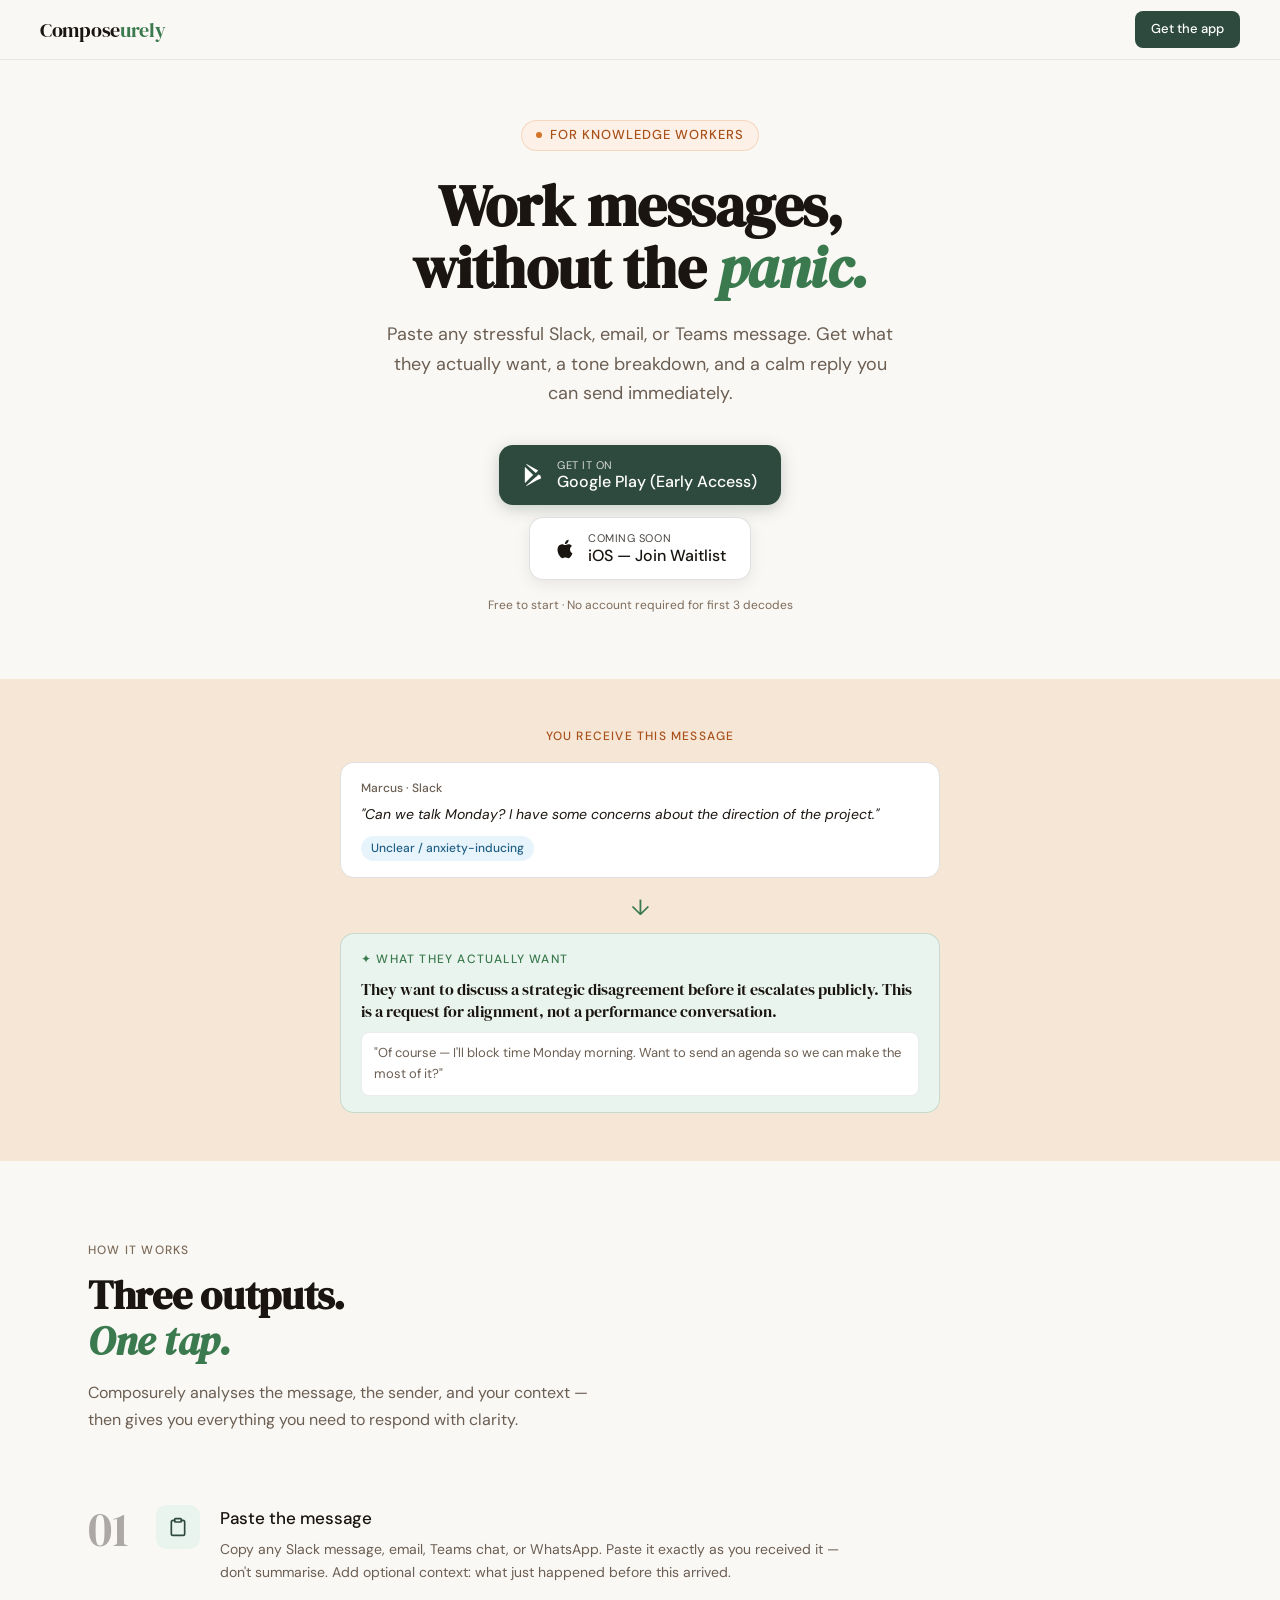
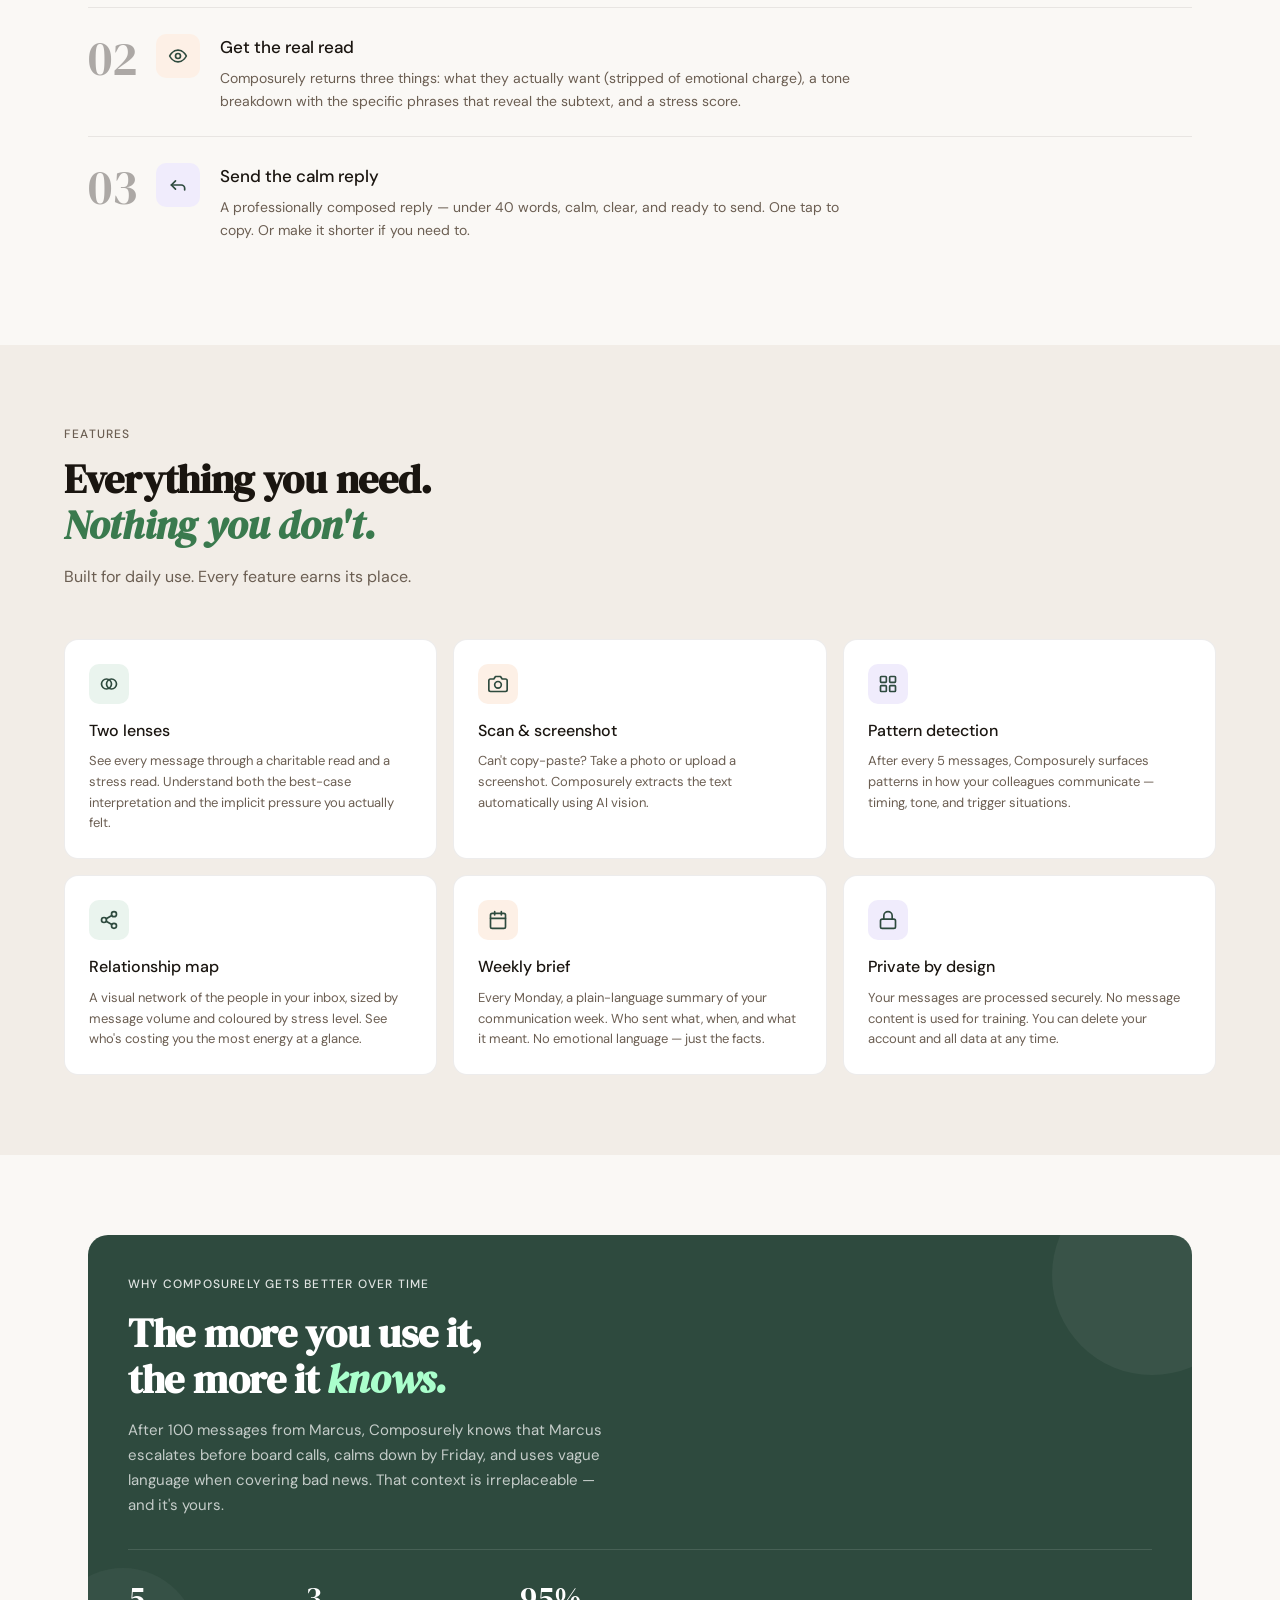
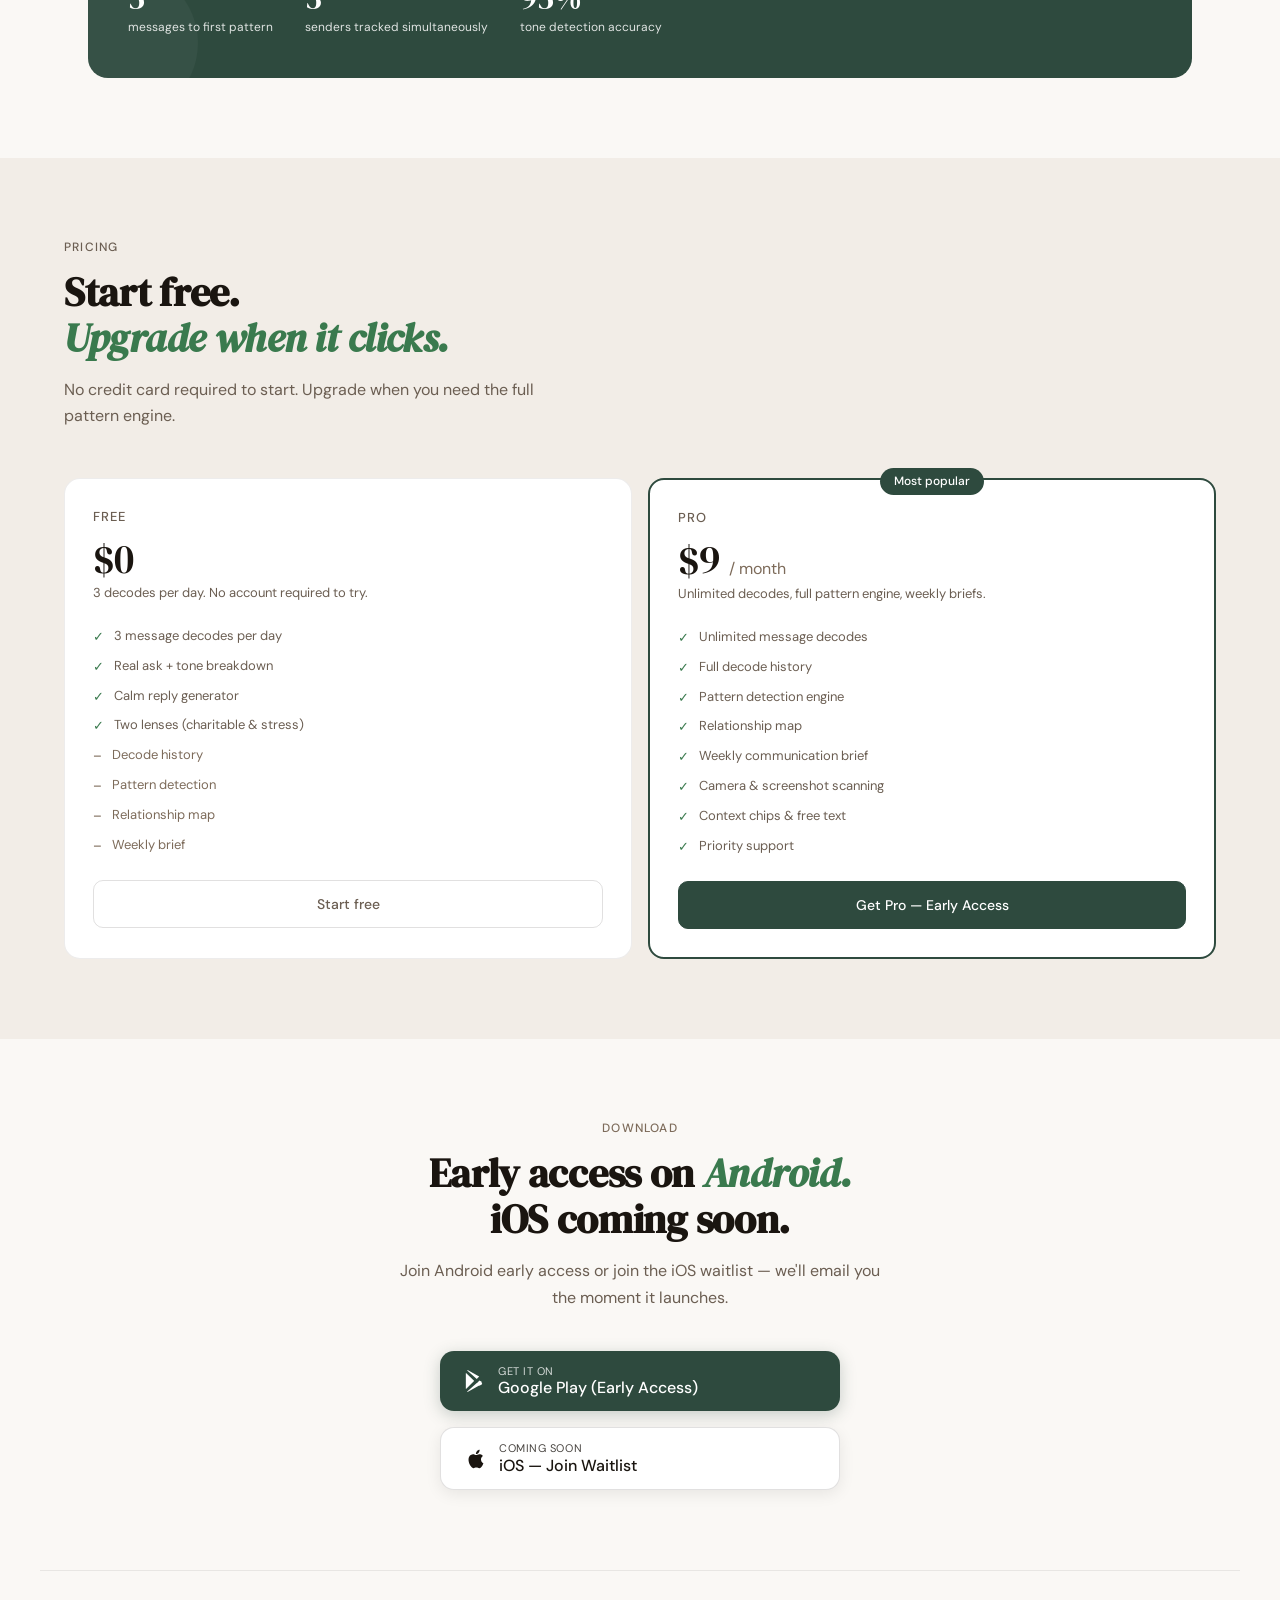
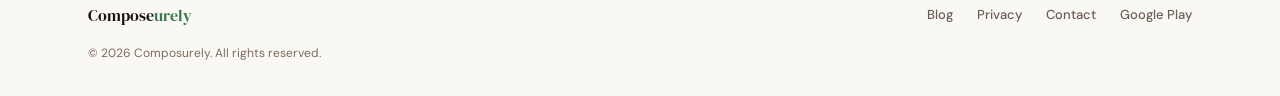
<file: index.html>
<!--
  COMPOSURELY MARKETING SITE
  ===========================
  This is a static marketing site only. It has NO backend.

  STRICT RULE: This file must never make fetch() calls to:
  - composurely.com/api/*
  - Any Supabase URL (*.supabase.co)
  - Any Composurely edge function

  The ONLY permitted external fetch calls are:
  - Formspree (https://formspree.io/f/*) — iOS waitlist form only

  All app functionality lives at composurely.com (separate codebase).
  Do not add any Supabase client, auth logic, or API calls here.
-->
<!DOCTYPE html>
<html lang="en">
<head>
  <meta charset="UTF-8">
  <meta name="google-site-verification" content="QUVlUPAJfCsAFEJ4nS4gOjNUaAsiOnM76LLzt_57NY8">
  <meta name="viewport" content="width=device-width, initial-scale=1.0">
  <title>Composurely — Decode stressful work messages. Respond with calm clarity.</title>
  <meta name="description" content="Paste any stressful Slack or email. Get what they actually want, a tone breakdown, and a calm reply to send. Patterns build over time. Coming to Android.">
  <meta name="keywords" content="decode work messages, stressful manager emails, workplace communication app, passive aggressive messages, calm reply generator">
  <meta property="og:title" content="Composurely — Decode stressful work messages">
  <meta property="og:description" content="Paste any stressful Slack or email. Get what they actually want — and a calm reply to send.">
  <meta property="og:type" content="website">
  <meta property="og:url" content="https://www.composurely.com">
  <meta property="og:image" content="https://www.composurely.com/images/og-image.png">
  <meta name="twitter:card" content="summary_large_image">
  <meta name="twitter:image" content="https://www.composurely.com/images/og-image.png">
  <meta name="twitter:title" content="Composurely — Decode stressful work messages">
  <meta name="twitter:description" content="Paste any stressful Slack or email. Get what they actually want — and a calm reply to send.">
  <meta name="robots" content="index, follow">
  <link rel="canonical" href="https://www.composurely.com">

  <!-- Favicon -->
  <link rel="icon" href="/images/favicon.png" type="image/png">
  <link rel="apple-touch-icon" href="/images/favicon.png">

  <!-- Fonts loaded non-blocking (critical CSS is inlined below) -->
  <link rel="preconnect" href="https://fonts.googleapis.com">
  <link rel="preconnect" href="https://fonts.gstatic.com" crossorigin>
  <link rel="preload" as="style" href="https://fonts.googleapis.com/css2?family=DM+Serif+Display:ital@0;1&family=DM+Sans:wght@300;400;500&display=swap">
  <link rel="stylesheet" href="https://fonts.googleapis.com/css2?family=DM+Serif+Display:ital@0;1&family=DM+Sans:wght@300;400;500&display=swap" media="print" onload="this.media='all'">
  <noscript><link rel="stylesheet" href="https://fonts.googleapis.com/css2?family=DM+Serif+Display:ital@0;1&family=DM+Sans:wght@300;400;500&display=swap"></noscript>

  <!-- Structured data: SoftwareApplication -->
  <script type="application/ld+json">
  {
    "@context": "https://schema.org",
    "@type": "SoftwareApplication",
    "name": "Composurely",
    "applicationCategory": "BusinessApplication",
    "operatingSystem": "Android",
    "description": "Paste any stressful Slack, email, or Teams message. Composurely tells you what the sender actually wants, breaks down the tone, and writes a calm reply you can send. Patterns build over time.",
    "url": "https://www.composurely.com",
    "downloadUrl": "https://play.google.com/store/apps/details?id=com.composurely.app",
    "installUrl": "https://play.google.com/store/apps/details?id=com.composurely.app",
    "softwareVersion": "1.0",
    "publisher": {
      "@type": "Organization",
      "name": "Composurely",
      "url": "https://www.composurely.com"
    },
    "offers": [
      {
        "@type": "Offer",
        "name": "Free",
        "price": "0",
        "priceCurrency": "USD",
        "description": "3 message decodes per day."
      },
      {
        "@type": "Offer",
        "name": "Pro",
        "price": "9",
        "priceCurrency": "USD",
        "description": "Unlimited decodes, full pattern engine, and weekly briefs.",
        "priceSpecification": {
          "@type": "UnitPriceSpecification",
          "price": "9",
          "priceCurrency": "USD",
          "billingDuration": "P1M"
        }
      }
    ]
  }
  </script>

  <style>
    *, *::before, *::after { box-sizing: border-box; margin: 0; padding: 0; }

    :root {
      --bg: #faf8f5;
      --bg2: #f2ede7;
      --card: #ffffff;
      --ink: #1a1510;
      --ink-muted: #6b5e52;
      --ink-faint: #7d6b5a; /* darkened from #a0907f to meet WCAG AA (4.5:1) */
      --green: #2E4A3E;
      --green-light: #3a7a4e;
      --green-bg: #eaf4ee;
      --orange: #d4732a;       /* brand accent — backgrounds, dots, borders */
      --orange-text: #a8501a;  /* AA-compliant variant for orange text on light bg */
      --orange-bg: #fdf0e6;
      --peach: #f5e6d6;
      --border: rgba(26,21,16,0.08);
      --border-em: rgba(26,21,16,0.13);
    }

    html { scroll-behavior: smooth; }

    /* Visible keyboard focus for accessibility */
    a:focus-visible,
    button:focus-visible,
    input:focus-visible,
    [tabindex]:focus-visible {
      outline: 2px solid var(--green-light);
      outline-offset: 2px;
      border-radius: 6px;
    }

    body {
      font-family: 'DM Sans', sans-serif;
      background: var(--bg);
      color: var(--ink);
      line-height: 1.6;
      -webkit-font-smoothing: antialiased;
    }

    /* NAV — scoped to the primary nav (direct child of body) so the
       footer's <nav class="footer-links"> isn't also pinned to the top */
    body > nav {
      position: fixed;
      top: 0; left: 0; right: 0;
      z-index: 100;
      background: rgba(250,248,245,0.92);
      backdrop-filter: blur(12px);
      -webkit-backdrop-filter: blur(12px);
      border-bottom: 1px solid var(--border);
      /* Full-bleed backdrop, but content stays within a 1200px centred band on wide screens */
      padding: 0 max(24px, calc((100% - 1200px) / 2));
      height: 60px;
      display: flex;
      align-items: center;
      justify-content: space-between;
    }

    .nav-logo {
      font-family: 'DM Serif Display', serif;
      font-size: 20px;
      color: var(--ink);
      text-decoration: none;
      letter-spacing: -0.3px;
    }

    .nav-logo span { color: var(--green-light); }

    .nav-cta {
      background: var(--green);
      color: white;
      border: none;
      border-radius: 8px;
      padding: 8px 16px;
      font-family: 'DM Sans', sans-serif;
      font-size: 13px;
      font-weight: 500;
      cursor: pointer;
      text-decoration: none;
      transition: background 0.2s;
    }

    .nav-cta:hover { background: var(--green-light); }

    /* HERO */
    .hero {
      padding: 120px 24px 64px;
      max-width: min(1200px, 90vw);
      margin: 0 auto;
      text-align: center;
    }

    .hero-eyebrow {
      display: inline-flex;
      align-items: center;
      gap: 8px;
      background: var(--orange-bg);
      border: 1px solid rgba(212,115,42,0.2);
      border-radius: 20px;
      padding: 4px 14px;
      font-size: 13px;
      font-weight: 500;
      color: var(--orange-text);
      text-transform: uppercase;
      letter-spacing: 0.08em;
      margin-bottom: 24px;
    }

    .hero-eyebrow::before {
      content: '';
      width: 6px; height: 6px;
      border-radius: 50%;
      background: var(--orange);
    }

    h1 {
      font-family: 'DM Serif Display', serif;
      font-size: clamp(36px, 7vw, 58px);
      line-height: 1.08;
      letter-spacing: -0.5px;
      color: var(--ink);
      margin-bottom: 20px;
    }

    h1 em {
      font-style: italic;
      color: var(--green-light);
    }

    .hero-sub {
      font-size: clamp(16px, 2.5vw, 18px);
      color: var(--ink-muted);
      line-height: 1.65;
      max-width: 520px;
      margin: 0 auto 36px;
    }

    .hero-ctas {
      display: flex;
      flex-direction: column;
      align-items: center;
      gap: 12px;
      animation: fadeUp 0.6s ease both;
      animation-delay: 0.2s;
    }

    .hero-note {
      font-size: 12px;
      color: var(--ink-faint);
      margin-top: 16px;
    }

    /* MESSAGE DEMO */
    .demo-strip {
      background: var(--peach);
      padding: 48px 24px;
      overflow: hidden;
    }

    .demo-inner {
      max-width: 600px;
      margin: 0 auto;
    }

    .demo-label {
      font-size: 12px;
      font-weight: 500;
      text-transform: uppercase;
      letter-spacing: 0.1em;
      color: var(--orange-text);
      margin-bottom: 16px;
      text-align: center;
    }

    .message-bubble {
      background: white;
      border: 1px solid var(--border-em);
      border-radius: 14px;
      padding: 16px 20px;
      margin-bottom: 12px;
      position: relative;
      animation: fadeUp 0.6s ease both;
    }

    .message-bubble:nth-child(2) { animation-delay: 0.15s; }
    .message-bubble:nth-child(3) { animation-delay: 0.3s; }

    @keyframes fadeUp {
      from { opacity: 0; transform: translateY(16px); }
      to { opacity: 1; transform: translateY(0); }
    }

    .bubble-sender {
      font-size: 12px;
      font-weight: 500;
      color: var(--ink-muted);
      margin-bottom: 6px;
    }

    .bubble-text {
      font-size: 14px;
      color: var(--ink);
      line-height: 1.55;
      font-style: italic;
    }

    .bubble-tag {
      display: inline-block;
      margin-top: 10px;
      font-size: 12px;
      font-weight: 500;
      padding: 3px 10px;
      border-radius: 20px;
    }

    .tag-vague { background: #e8f4fb; color: #1f5f85; }
    .tag-pa { background: #f0ecfc; color: #6442bc; }
    .tag-urgency { background: var(--orange-bg); color: var(--orange-text); }

    .decode-arrow {
      text-align: center;
      font-size: 22px;
      color: var(--green-light);
      margin: 8px 0;
      animation: pulse 2s ease-in-out infinite;
    }

    @keyframes pulse {
      0%, 100% { opacity: 0.6; }
      50% { opacity: 1; }
    }

    .result-card {
      background: var(--green-bg);
      border: 1px solid rgba(58,122,78,0.2);
      border-radius: 14px;
      padding: 16px 20px;
      animation: fadeUp 0.6s ease 0.45s both;
    }

    .result-label {
      font-size: 12px;
      font-weight: 500;
      text-transform: uppercase;
      letter-spacing: 0.1em;
      color: var(--green-light);
      margin-bottom: 8px;
    }

    .result-ask {
      font-family: 'DM Serif Display', serif;
      font-size: 16px;
      color: var(--ink);
      line-height: 1.4;
      margin-bottom: 10px;
    }

    .result-reply {
      font-size: 13px;
      color: var(--ink-muted);
      line-height: 1.6;
      padding: 10px 12px;
      background: white;
      border-radius: 8px;
      border: 1px solid var(--border);
    }

    /* HOW IT WORKS */
    .section {
      padding: 80px 24px;
      max-width: min(1200px, 90vw);
      margin: 0 auto;
    }

    .section-label {
      font-size: 12px;
      font-weight: 500;
      text-transform: uppercase;
      letter-spacing: 0.1em;
      color: var(--ink-faint);
      margin-bottom: 12px;
    }

    /* Section labels on the darker --bg2 sections need more contrast */
    .features-bg .section-label,
    .pricing-bg .section-label { color: var(--ink-muted); }

    h2 {
      font-family: 'DM Serif Display', serif;
      font-size: clamp(28px, 5vw, 40px);
      line-height: 1.15;
      letter-spacing: -0.3px;
      color: var(--ink);
      margin-bottom: 16px;
    }

    h2 em {
      font-style: italic;
      color: var(--green-light);
    }

    .section-sub {
      font-size: 16px;
      color: var(--ink-muted);
      line-height: 1.65;
      max-width: 500px;
      margin-bottom: 48px;
    }

    .steps {
      display: flex;
      flex-direction: column;
      gap: 2px;
    }

    .step {
      display: flex;
      gap: 20px;
      align-items: flex-start;
      padding: 24px 0;
      border-bottom: 1px solid var(--border);
    }

    .step:last-child { border-bottom: none; }

    .step-num {
      font-family: 'DM Serif Display', serif;
      font-size: 48px;
      color: rgba(26,21,16,0.35);
      line-height: 1;
      flex-shrink: 0;
      width: 48px;
      transition: color 0.2s;
    }

    .step:hover .step-num { color: var(--green-light); }

    .step-icon {
      width: 44px; height: 44px;
      border-radius: 10px;
      display: flex;
      align-items: center;
      justify-content: center;
      font-size: 20px;
      flex-shrink: 0;
    }

    .step-icon svg,
    .feature-icon svg {
      width: 20px;
      height: 20px;
      color: var(--green);
    }

    .step-body h3 {
      font-size: 17px;
      font-weight: 500;
      color: var(--ink);
      margin-bottom: 6px;
    }

    .step-body p {
      font-size: 14px;
      color: var(--ink-muted);
      line-height: 1.6;
      max-width: 640px;
    }

    /* FEATURES */
    .features-bg {
      background: var(--bg2);
      padding: 80px 24px;
    }

    .features-inner {
      max-width: min(1200px, 90vw);
      margin: 0 auto;
    }

    .features-grid {
      display: grid;
      grid-template-columns: repeat(auto-fit, minmax(280px, 1fr));
      gap: 16px;
      margin-top: 48px;
    }

    .feature-card {
      background: white;
      border: 1px solid var(--border);
      border-radius: 14px;
      padding: 24px;
      transition: border-color 0.2s, transform 0.2s;
    }

    .feature-card:hover {
      border-color: var(--border-em);
      transform: translateY(-2px);
    }

    .feature-icon {
      width: 40px; height: 40px;
      border-radius: 10px;
      display: flex;
      align-items: center;
      justify-content: center;
      font-size: 18px;
      margin-bottom: 14px;
    }

    .feature-card h3 {
      font-size: 16px;
      font-weight: 500;
      color: var(--ink);
      margin-bottom: 8px;
    }

    .feature-card p {
      font-size: 13px;
      color: var(--ink-muted);
      line-height: 1.6;
    }

    /* PATTERN MOAT */
    .moat {
      padding: 80px 24px;
      max-width: min(1200px, 90vw);
      margin: 0 auto;
    }

    .moat-card {
      background: var(--green);
      border-radius: 20px;
      padding: 40px;
      color: white;
      position: relative;
      overflow: hidden;
    }

    .moat-card::before {
      content: '';
      position: absolute;
      top: -60px; right: -60px;
      width: 200px; height: 200px;
      border-radius: 50%;
      background: rgba(255,255,255,0.05);
    }

    .moat-card::after {
      content: '';
      position: absolute;
      bottom: -40px; left: -40px;
      width: 150px; height: 150px;
      border-radius: 50%;
      background: rgba(255,255,255,0.04);
    }

    .moat-eyebrow {
      font-size: 12px;
      font-weight: 500;
      text-transform: uppercase;
      letter-spacing: 0.1em;
      color: rgba(255,255,255,0.85);
      margin-bottom: 16px;
    }

    .moat-card h2 {
      color: white;
      margin-bottom: 16px;
    }

    .moat-card h2 em { color: #aaffcc; }

    .moat-card p {
      font-size: 15px;
      color: rgba(255,255,255,0.72);
      line-height: 1.65;
      max-width: 480px;
    }

    .moat-stats {
      display: flex;
      gap: 32px;
      margin-top: 32px;
      padding-top: 32px;
      border-top: 1px solid rgba(255,255,255,0.12);
      flex-wrap: wrap;
    }

    .moat-stat-num {
      font-family: 'DM Serif Display', serif;
      font-size: 32px;
      color: white;
      line-height: 1;
      margin-bottom: 4px;
    }

    .moat-stat-label {
      font-size: 12px;
      color: rgba(255,255,255,0.85);
    }

    /* PRICING */
    .pricing-bg {
      background: var(--bg2);
      padding: 80px 24px;
    }

    .pricing-inner {
      max-width: min(1200px, 90vw);
      margin: 0 auto;
    }

    .pricing-grid {
      display: grid;
      grid-template-columns: repeat(auto-fit, minmax(280px, 1fr));
      gap: 16px;
      margin-top: 48px;
    }

    .pricing-card {
      background: white;
      border: 1px solid var(--border);
      border-radius: 16px;
      padding: 28px;
    }

    .pricing-card.featured {
      border: 2px solid var(--green);
      position: relative;
    }

    .pricing-badge {
      position: absolute;
      top: -12px;
      left: 50%;
      transform: translateX(-50%);
      background: var(--green);
      color: white;
      font-size: 12px;
      font-weight: 500;
      padding: 4px 14px;
      border-radius: 20px;
      white-space: nowrap;
    }

    .pricing-name {
      font-size: 13px;
      font-weight: 500;
      color: var(--ink-muted);
      text-transform: uppercase;
      letter-spacing: 0.08em;
      margin-bottom: 12px;
    }

    .pricing-price {
      font-family: 'DM Serif Display', serif;
      font-size: 40px;
      color: var(--ink);
      line-height: 1;
      margin-bottom: 4px;
    }

    .pricing-price span {
      font-family: 'DM Sans', sans-serif;
      font-size: 16px;
      color: var(--ink-faint);
      font-weight: 400;
    }

    .pricing-desc {
      font-size: 13px;
      color: var(--ink-muted);
      margin-bottom: 24px;
      line-height: 1.5;
    }

    .pricing-features {
      list-style: none;
      display: flex;
      flex-direction: column;
      gap: 10px;
      margin-bottom: 24px;
    }

    .pricing-features li {
      display: flex;
      align-items: flex-start;
      gap: 10px;
      font-size: 13px;
      color: var(--ink-muted);
      line-height: 1.45;
    }

    .pricing-features li::before {
      content: '✓';
      color: var(--green-light);
      font-weight: 500;
      flex-shrink: 0;
      margin-top: 1px;
    }

    .pricing-features li.muted::before { content: '–'; color: var(--ink-faint); }
    .pricing-features li.muted { color: var(--ink-faint); }

    .pricing-btn {
      display: block;
      width: 100%;
      text-align: center;
      padding: 12px;
      border-radius: 10px;
      font-size: 14px;
      font-weight: 500;
      text-decoration: none;
      transition: all 0.2s;
    }

    .pricing-btn-outline {
      background: transparent;
      border: 1px solid var(--border-em);
      color: var(--ink-muted);
    }

    .pricing-btn-outline:hover { border-color: var(--green-light); color: var(--green); }

    .pricing-btn-filled {
      background: var(--green);
      border: 1px solid var(--green);
      color: white;
    }

    .pricing-btn-filled:hover { background: var(--green-light); }

    /* DOWNLOAD */
    .download {
      padding: 80px 24px;
      max-width: min(1200px, 90vw);
      margin: 0 auto;
      text-align: center;
    }

    .download-cards {
      display: flex;
      flex-direction: column;
      gap: 16px;
      max-width: 400px;
      margin: 40px auto 0;
    }

    .download-card-icon {
      width: 48px; height: 48px;
      border-radius: 12px;
      display: flex;
      align-items: center;
      justify-content: center;
      font-size: 24px;
      flex-shrink: 0;
    }

    .download-card-body {
      flex: 1;
      text-align: left;
    }

    .download-card-title {
      font-size: 15px;
      font-weight: 500;
      color: var(--ink);
    }

    .download-card-arrow {
      font-size: 18px;
      color: var(--ink-faint);
    }

    /* iOS WAITLIST */
    .waitlist-card {
      border: 1px dashed var(--border-em);
      opacity: 0.85;
    }

    .waitlist-card:hover { border-style: solid; opacity: 1; }

    .waitlist-form {
      display: none;
      margin-top: 12px;
      gap: 8px;
    }

    .waitlist-form.open { display: flex; }

    .waitlist-input {
      flex: 1;
      padding: 10px 14px;
      border: 1px solid var(--border-em);
      border-radius: 8px;
      font-family: 'DM Sans', sans-serif;
      font-size: 13px;
      color: var(--ink);
      background: var(--bg);
      outline: none;
      transition: border-color 0.2s;
    }

    .waitlist-input:focus { border-color: var(--green-light); }

    .waitlist-submit {
      background: var(--green);
      color: white;
      border: none;
      border-radius: 8px;
      padding: 10px 16px;
      font-family: 'DM Sans', sans-serif;
      font-size: 13px;
      font-weight: 500;
      cursor: pointer;
      transition: background 0.2s;
      white-space: nowrap;
    }

    .waitlist-submit:hover { background: var(--green-light); }

    .waitlist-thanks {
      display: none;
      font-size: 13px;
      color: var(--green-light);
      margin-top: 8px;
      text-align: left;
    }

    .waitlist-error {
      display: none;
      font-size: 13px;
      color: var(--orange-text);
      margin-top: 8px;
      text-align: left;
    }

    .waitlist-error a { color: var(--orange-text); }

    /* Visually hidden but available to screen readers */
    .sr-only {
      position: absolute;
      width: 1px; height: 1px;
      padding: 0; margin: -1px;
      overflow: hidden;
      clip: rect(0, 0, 0, 0);
      white-space: nowrap;
      border: 0;
    }

    /* FOOTER */
    footer {
      border-top: 1px solid var(--border);
      padding: 32px 48px;
      max-width: 1200px;
      margin: 0 auto;
      display: flex;
      align-items: center;
      justify-content: space-between;
      flex-wrap: wrap;
      gap: 16px;
    }

    .footer-logo {
      font-family: 'DM Serif Display', serif;
      font-size: 16px;
      color: var(--ink);
      text-decoration: none;
    }

    .footer-logo span { color: var(--green-light); }

    .footer-links {
      display: flex;
      gap: 24px;
      flex-wrap: nowrap;
      white-space: nowrap;
    }

    .footer-links a {
      font-size: 13px;
      font-weight: 500;
      color: var(--ink-muted);
      text-decoration: none;
      transition: color 0.2s;
    }

    .footer-links a:hover { color: var(--ink); }

    .footer-copy {
      font-size: 12px;
      color: var(--ink-faint);
      width: 100%;
    }

    /* SCROLL ANIMATIONS */
    .reveal {
      opacity: 0;
      transform: translateY(24px);
      transition: opacity 0.6s ease, transform 0.6s ease;
    }

    .reveal.visible {
      opacity: 1;
      transform: translateY(0);
    }

    @media (max-width: 600px) {
      .moat-card { padding: 28px 24px; }
      .moat-stats { gap: 20px; }
      footer { flex-direction: column; align-items: flex-start; }
    }

    .btn-download {
      display: inline-flex;
      align-items: center;
      gap: 12px;
      padding: 14px 24px;
      border-radius: 14px;
      font-family: 'DM Sans', sans-serif;
      cursor: pointer;
      text-decoration: none;
      transition: transform 0.2s ease, box-shadow 0.2s ease;
      min-width: 220px;
    }

    .btn-download:hover {
      transform: translateY(-3px);
    }

    .btn-download svg {
      width: 22px;
      height: 22px;
      flex-shrink: 0;
    }

    .btn-download span {
      display: flex;
      flex-direction: column;
      text-align: left;
      line-height: 1.2;
    }

    .btn-download small {
      font-size: 11px;
      font-weight: 400;
      opacity: 0.8;
      text-transform: uppercase;
      letter-spacing: 0.05em;
    }

    .btn-download span:last-child {
      font-size: 16px;
      font-weight: 500;
    }

    .btn-android {
      background: var(--green);
      color: white;
      border: none;
      box-shadow: 0 4px 16px rgba(46,74,62,0.25);
    }

    .btn-android svg { fill: white; }

    .btn-android:hover { box-shadow: 0 8px 28px rgba(46,74,62,0.35); }

    .btn-ios {
      background: white;
      color: var(--ink);
      border: 1.5px solid var(--border-em);
      box-shadow: 0 4px 16px rgba(0,0,0,0.08);
    }

    .btn-ios svg { fill: var(--ink); }

    .btn-ios:hover { box-shadow: 0 8px 28px rgba(0,0,0,0.14); }

    /* ── Wide-screen scaling (1400px+) ──────────────────────────────────
       Larger type + roomier spacing so the layout doesn't feel sparse.
       Brief selectors renamed to match the real classes:
       .section-heading → h2, .moat-stat-number → .moat-stat-num,
       .demo-section → .demo-strip. Nav padding intentionally left as-is
       (its max() padding already centres content in the same 1200px band). */
    @media (min-width: 1400px) {
      html { font-size: 18px; }

      .hero h1 { font-size: 72px; }
      .hero-sub { font-size: 20px; max-width: 600px; }

      h2 { font-size: 52px; }
      .section-sub { font-size: 18px; }

      .step-body h3 { font-size: 20px; }
      .step-body p { font-size: 16px; max-width: 680px; }

      .feature-card { padding: 28px; }
      .feature-card h3 { font-size: 17px; }
      .feature-card p { font-size: 15px; }

      .moat-stat-num { font-size: 56px; }
      .pricing-card { padding: 36px; }

      /* Vertical spacing — all content bands (sections + div-based bands) */
      .hero { padding: 140px 48px 100px; }
      .section,
      .moat,
      .download,
      .features-bg,
      .pricing-bg { padding: 100px 48px; }
      .demo-strip { padding: 80px 48px; }
    }
  </style>
</head>

<body>

<!-- NAV -->
<nav aria-label="Primary">
  <a href="/" class="nav-logo" aria-label="Composurely home">Compose<span>urely</span></a>
  <a href="#download" class="nav-cta" aria-label="Jump to download section">Get the app</a>
</nav>

<!-- HERO -->
<section class="hero">
  <div class="hero-eyebrow">For knowledge workers</div>
  <h1>Work messages,<br>without the <em>panic.</em></h1>
  <p class="hero-sub">Paste any stressful Slack, email, or Teams message. Get what they actually want, a tone breakdown, and a calm reply you can send immediately.</p>
  <div class="hero-ctas">
    <a href="https://play.google.com/store/apps/details?id=com.composurely.app"
       target="_blank" rel="noopener"
       class="btn-download btn-android"
       aria-label="Join Composurely Android early access on Google Play">
      <svg viewBox="0 0 24 24" xmlns="http://www.w3.org/2000/svg" aria-hidden="true" focusable="false">
        <path d="M3.18 23.76c.37.2.8.22 1.19.05l12.19-6.98-2.64-2.64-10.74 9.57zm-1.05-20.4C2.06 3.6 2 3.87 2 4.16v15.69c0 .29.06.55.13.8l.07.06 8.79-8.79v-.2L2.2 3.3l-.07.06zm17.12 9.45l-2.37-1.36-2.93 2.93 2.93 2.93 2.39-1.37c.68-.39.68-1.35-.02-1.73zM4.37.22L16.56 7.2l-2.64 2.64L3.18.27C3.56.1 4 .12 4.37.22z"/>
      </svg>
      <span>
        <small>Get it on</small>
        Google Play (Early Access)
      </span>
    </a>

    <button class="btn-download btn-ios" onclick="openWaitlist()" aria-controls="waitlist-form" aria-expanded="false" aria-label="Join iOS waitlist">
      <svg viewBox="0 0 24 24" xmlns="http://www.w3.org/2000/svg" aria-hidden="true" focusable="false">
        <path d="M18.71 19.5c-.83 1.24-1.71 2.45-3.05 2.47-1.34.03-1.77-.79-3.29-.79-1.53 0-2 .77-3.27.82-1.31.05-2.3-1.32-3.14-2.53C4.25 17 2.94 12.45 4.7 9.39c.87-1.52 2.43-2.48 4.12-2.51 1.28-.02 2.5.87 3.29.87.78 0 2.26-1.07 3.8-.91.65.03 2.47.26 3.64 1.98-.09.06-2.17 1.28-2.15 3.81.03 3.02 2.65 4.03 2.68 4.04-.03.07-.42 1.44-1.38 2.83M13 3.5c.73-.83 1.94-1.46 2.94-1.5.13 1.17-.34 2.35-1.04 3.19-.69.85-1.83 1.51-2.95 1.42-.15-1.15.41-2.35 1.05-3.11z"/>
      </svg>
      <span>
        <small>Coming soon</small>
        iOS — Join Waitlist
      </span>
    </button>
  </div>
  <p class="hero-note">Free to start · No account required for first 3 decodes</p>
</section>

<!-- DEMO STRIP -->
<div class="demo-strip">
  <div class="demo-inner">
    <div class="demo-label">You receive this message</div>
    <div class="message-bubble">
      <div class="bubble-sender">Marcus · Slack</div>
      <div class="bubble-text">"Can we talk Monday? I have some concerns about the direction of the project."</div>
      <span class="bubble-tag tag-vague">Unclear / anxiety-inducing</span>
    </div>
    <div class="decode-arrow" aria-hidden="true">↓</div>
    <div class="result-card">
      <div class="result-label">✦ What they actually want</div>
      <div class="result-ask">They want to discuss a strategic disagreement before it escalates publicly. This is a request for alignment, not a performance conversation.</div>
      <div class="result-reply">"Of course — I'll block time Monday morning. Want to send an agenda so we can make the most of it?"</div>
    </div>
  </div>
</div>

<!-- HOW IT WORKS -->
<section class="section reveal" id="how-it-works">
  <div class="section-label">How it works</div>
  <h2>Three outputs.<br><em>One tap.</em></h2>
  <p class="section-sub">Composurely analyses the message, the sender, and your context — then gives you everything you need to respond with clarity.</p>

  <div class="steps">
    <div class="step">
      <div class="step-num">01</div>
      <div class="step-icon" style="background:#eaf4ee;" aria-hidden="true"><svg viewBox="0 0 24 24" fill="none" stroke="currentColor" stroke-width="2" stroke-linecap="round" stroke-linejoin="round" focusable="false"><rect x="8" y="2" width="8" height="4" rx="1"/><path d="M16 4h2a2 2 0 0 1 2 2v14a2 2 0 0 1-2 2H6a2 2 0 0 1-2-2V6a2 2 0 0 1 2-2h2"/></svg></div>
      <div class="step-body">
        <h3>Paste the message</h3>
        <p>Copy any Slack message, email, Teams chat, or WhatsApp. Paste it exactly as you received it — don't summarise. Add optional context: what just happened before this arrived.</p>
      </div>
    </div>
    <div class="step">
      <div class="step-num">02</div>
      <div class="step-icon" style="background:#fdf0e6;" aria-hidden="true"><svg viewBox="0 0 24 24" fill="none" stroke="currentColor" stroke-width="2" stroke-linecap="round" stroke-linejoin="round" focusable="false"><path d="M2 12s3.5-7 10-7 10 7 10 7-3.5 7-10 7-10-7-10-7Z"/><circle cx="12" cy="12" r="3"/></svg></div>
      <div class="step-body">
        <h3>Get the real read</h3>
        <p>Composurely returns three things: what they actually want (stripped of emotional charge), a tone breakdown with the specific phrases that reveal the subtext, and a stress score.</p>
      </div>
    </div>
    <div class="step">
      <div class="step-num">03</div>
      <div class="step-icon" style="background:#f0ecfc;" aria-hidden="true"><svg viewBox="0 0 24 24" fill="none" stroke="currentColor" stroke-width="2" stroke-linecap="round" stroke-linejoin="round" focusable="false"><polyline points="9 17 4 12 9 7"/><path d="M20 18v-2a4 4 0 0 0-4-4H4"/></svg></div>
      <div class="step-body">
        <h3>Send the calm reply</h3>
        <p>A professionally composed reply — under 40 words, calm, clear, and ready to send. One tap to copy. Or make it shorter if you need to.</p>
      </div>
    </div>
  </div>
</section>

<!-- FEATURES -->
<div class="features-bg" id="features">
  <div class="features-inner reveal">
    <div class="section-label">Features</div>
    <h2>Everything you need.<br><em>Nothing you don't.</em></h2>
    <p class="section-sub">Built for daily use. Every feature earns its place.</p>

    <div class="features-grid">
      <div class="feature-card">
        <div class="feature-icon" style="background:#eaf4ee;" aria-hidden="true"><svg viewBox="0 0 24 24" fill="none" stroke="currentColor" stroke-width="2" stroke-linecap="round" stroke-linejoin="round" focusable="false"><circle cx="9" cy="12" r="6"/><circle cx="15" cy="12" r="6"/></svg></div>
        <h3>Two lenses</h3>
        <p>See every message through a charitable read and a stress read. Understand both the best-case interpretation and the implicit pressure you actually felt.</p>
      </div>
      <div class="feature-card">
        <div class="feature-icon" style="background:#fdf0e6;" aria-hidden="true"><svg viewBox="0 0 24 24" fill="none" stroke="currentColor" stroke-width="2" stroke-linecap="round" stroke-linejoin="round" focusable="false"><path d="M23 19a2 2 0 0 1-2 2H3a2 2 0 0 1-2-2V8a2 2 0 0 1 2-2h4l2-3h6l2 3h4a2 2 0 0 1 2 2z"/><circle cx="12" cy="13" r="4"/></svg></div>
        <h3>Scan &amp; screenshot</h3>
        <p>Can't copy-paste? Take a photo or upload a screenshot. Composurely extracts the text automatically using AI vision.</p>
      </div>
      <div class="feature-card">
        <div class="feature-icon" style="background:#f0ecfc;" aria-hidden="true"><svg viewBox="0 0 24 24" fill="none" stroke="currentColor" stroke-width="2" stroke-linecap="round" stroke-linejoin="round" focusable="false"><rect x="3" y="3" width="7" height="7" rx="1"/><rect x="14" y="3" width="7" height="7" rx="1"/><rect x="14" y="14" width="7" height="7" rx="1"/><rect x="3" y="14" width="7" height="7" rx="1"/></svg></div>
        <h3>Pattern detection</h3>
        <p>After every 5 messages, Composurely surfaces patterns in how your colleagues communicate — timing, tone, and trigger situations.</p>
      </div>
      <div class="feature-card">
        <div class="feature-icon" style="background:#eaf4ee;" aria-hidden="true"><svg viewBox="0 0 24 24" fill="none" stroke="currentColor" stroke-width="2" stroke-linecap="round" stroke-linejoin="round" focusable="false"><circle cx="18" cy="5" r="3"/><circle cx="6" cy="12" r="3"/><circle cx="18" cy="19" r="3"/><line x1="8.6" y1="10.5" x2="15.4" y2="6.5"/><line x1="8.6" y1="13.5" x2="15.4" y2="17.5"/></svg></div>
        <h3>Relationship map</h3>
        <p>A visual network of the people in your inbox, sized by message volume and coloured by stress level. See who's costing you the most energy at a glance.</p>
      </div>
      <div class="feature-card">
        <div class="feature-icon" style="background:#fdf0e6;" aria-hidden="true"><svg viewBox="0 0 24 24" fill="none" stroke="currentColor" stroke-width="2" stroke-linecap="round" stroke-linejoin="round" focusable="false"><rect x="3" y="4" width="18" height="18" rx="2"/><line x1="16" y1="2" x2="16" y2="6"/><line x1="8" y1="2" x2="8" y2="6"/><line x1="3" y1="10" x2="21" y2="10"/></svg></div>
        <h3>Weekly brief</h3>
        <p>Every Monday, a plain-language summary of your communication week. Who sent what, when, and what it meant. No emotional language — just the facts.</p>
      </div>
      <div class="feature-card">
        <div class="feature-icon" style="background:#f0ecfc;" aria-hidden="true"><svg viewBox="0 0 24 24" fill="none" stroke="currentColor" stroke-width="2" stroke-linecap="round" stroke-linejoin="round" focusable="false"><rect x="3" y="11" width="18" height="11" rx="2"/><path d="M7 11V7a5 5 0 0 1 10 0v4"/></svg></div>
        <h3>Private by design</h3>
        <p>Your messages are processed securely. No message content is used for training. You can delete your account and all data at any time.</p>
      </div>
    </div>
  </div>
</div>

<!-- PATTERN MOAT -->
<section class="moat reveal">
  <div class="moat-card">
    <div class="moat-eyebrow">Why Composurely gets better over time</div>
    <h2>The more you use it,<br>the more it <em>knows.</em></h2>
    <p>After 100 messages from Marcus, Composurely knows that Marcus escalates before board calls, calms down by Friday, and uses vague language when covering bad news. That context is irreplaceable — and it's yours.</p>
    <div class="moat-stats">
      <div>
        <div class="moat-stat-num">5</div>
        <div class="moat-stat-label">messages to first pattern</div>
      </div>
      <div>
        <div class="moat-stat-num">3</div>
        <div class="moat-stat-label">senders tracked simultaneously</div>
      </div>
      <div>
        <div class="moat-stat-num">95%</div>
        <div class="moat-stat-label">tone detection accuracy</div>
      </div>
    </div>
  </div>
</section>

<!-- PRICING -->
<div class="pricing-bg" id="pricing">
  <div class="pricing-inner reveal">
    <div class="section-label">Pricing</div>
    <h2>Start free.<br><em>Upgrade when it clicks.</em></h2>
    <p class="section-sub">No credit card required to start. Upgrade when you need the full pattern engine.</p>

    <div class="pricing-grid">
      <div class="pricing-card">
        <div class="pricing-name">Free</div>
        <div class="pricing-price">$0</div>
        <div class="pricing-desc">3 decodes per day. No account required to try.</div>
        <ul class="pricing-features">
          <li>3 message decodes per day</li>
          <li>Real ask + tone breakdown</li>
          <li>Calm reply generator</li>
          <li>Two lenses (charitable &amp; stress)</li>
          <li class="muted">Decode history</li>
          <li class="muted">Pattern detection</li>
          <li class="muted">Relationship map</li>
          <li class="muted">Weekly brief</li>
        </ul>
        <a href="https://play.google.com/store/apps/details?id=com.composurely.app" class="pricing-btn pricing-btn-outline" target="_blank" rel="noopener">Start free</a>
      </div>

      <div class="pricing-card featured">
        <div class="pricing-badge">Most popular</div>
        <div class="pricing-name">Pro</div>
        <div class="pricing-price">$9 <span>/ month</span></div>
        <div class="pricing-desc">Unlimited decodes, full pattern engine, weekly briefs.</div>
        <ul class="pricing-features">
          <li>Unlimited message decodes</li>
          <li>Full decode history</li>
          <li>Pattern detection engine</li>
          <li>Relationship map</li>
          <li>Weekly communication brief</li>
          <li>Camera &amp; screenshot scanning</li>
          <li>Context chips &amp; free text</li>
          <li>Priority support</li>
        </ul>
        <a href="https://play.google.com/store/apps/details?id=com.composurely.app" class="pricing-btn pricing-btn-filled" target="_blank" rel="noopener">Get Pro — Early Access</a>
      </div>
    </div>
  </div>
</div>

<!-- DOWNLOAD -->
<section class="download reveal" id="download">
  <div class="section-label">Download</div>
  <h2>Early access on <em>Android.</em><br>iOS coming soon.</h2>
  <p class="section-sub" style="margin:0 auto;">Join Android early access or join the iOS waitlist — we'll email you the moment it launches.</p>

  <div class="download-cards">
    <a href="https://play.google.com/store/apps/details?id=com.composurely.app"
       target="_blank" rel="noopener"
       class="btn-download btn-android"
       aria-label="Join Composurely Android early access on Google Play">
      <svg viewBox="0 0 24 24" xmlns="http://www.w3.org/2000/svg" aria-hidden="true" focusable="false">
        <path d="M3.18 23.76c.37.2.8.22 1.19.05l12.19-6.98-2.64-2.64-10.74 9.57zm-1.05-20.4C2.06 3.6 2 3.87 2 4.16v15.69c0 .29.06.55.13.8l.07.06 8.79-8.79v-.2L2.2 3.3l-.07.06zm17.12 9.45l-2.37-1.36-2.93 2.93 2.93 2.93 2.39-1.37c.68-.39.68-1.35-.02-1.73zM4.37.22L16.56 7.2l-2.64 2.64L3.18.27C3.56.1 4 .12 4.37.22z"/>
      </svg>
      <span>
        <small>Get it on</small>
        Google Play (Early Access)
      </span>
    </a>

    <button class="btn-download btn-ios" onclick="openWaitlist()" aria-controls="waitlist-form" aria-expanded="false" aria-label="Join iOS waitlist">
      <svg viewBox="0 0 24 24" xmlns="http://www.w3.org/2000/svg" aria-hidden="true" focusable="false">
        <path d="M18.71 19.5c-.83 1.24-1.71 2.45-3.05 2.47-1.34.03-1.77-.79-3.29-.79-1.53 0-2 .77-3.27.82-1.31.05-2.3-1.32-3.14-2.53C4.25 17 2.94 12.45 4.7 9.39c.87-1.52 2.43-2.48 4.12-2.51 1.28-.02 2.5.87 3.29.87.78 0 2.26-1.07 3.8-.91.65.03 2.47.26 3.64 1.98-.09.06-2.17 1.28-2.15 3.81.03 3.02 2.65 4.03 2.68 4.04-.03.07-.42 1.44-1.38 2.83M13 3.5c.73-.83 1.94-1.46 2.94-1.5.13 1.17-.34 2.35-1.04 3.19-.69.85-1.83 1.51-2.95 1.42-.15-1.15.41-2.35 1.05-3.11z"/>
      </svg>
      <span>
        <small>Coming soon</small>
        iOS — Join Waitlist
      </span>
    </button>

    <div class="waitlist-form" id="waitlist-form" role="group" aria-label="iOS waitlist email signup">
      <label for="waitlist-email" class="sr-only">Email address</label>
      <input type="email" class="waitlist-input" placeholder="your@email.com" id="waitlist-email"
             name="email" autocomplete="email" aria-label="Email address">
      <button class="waitlist-submit" type="button" onclick="submitWaitlist(event)" aria-label="Notify me when iOS launches">Notify me</button>
    </div>
    <div class="waitlist-thanks" id="waitlist-thanks" role="status" aria-live="polite">✓ You're on the list. We'll email you when iOS launches.</div>
    <div class="waitlist-error" id="waitlist-error" role="alert">Something went wrong — please email <a href="mailto:info@composurely.com">info@composurely.com</a> and we'll add you.</div>
  </div>
</section>

<!-- FOOTER -->
<footer>
  <a href="/" class="footer-logo">Compose<span>urely</span></a>
  <nav class="footer-links" aria-label="Footer">
    <a href="/blog">Blog</a>
    <a href="/privacy">Privacy</a>
    <a href="mailto:info@composurely.com">Contact</a>
    <a href="https://play.google.com/store/apps/details?id=com.composurely.app" target="_blank" rel="noopener">Google Play</a>
  </nav>
  <div class="footer-copy">© 2026 Composurely. All rights reserved.</div>
</footer>

<script>
  // Scroll reveal
  const reveals = document.querySelectorAll('.reveal');
  const observer = new IntersectionObserver((entries) => {
    entries.forEach(e => {
      if (e.isIntersecting) {
        e.target.classList.add('visible');
        observer.unobserve(e.target);
      }
    });
  }, { threshold: 0.12 });
  reveals.forEach(r => observer.observe(r));

  // ──────────────────────────────────────────────────────────────
  // iOS waitlist
  //
  // SETUP: create a free form at https://formspree.io, then paste your
  // form ID below (the endpoint looks like https://formspree.io/f/abcdwxyz).
  // Until this is set to a real ID, submissions will show the error message.
  // ──────────────────────────────────────────────────────────────
  const FORMSPREE_ENDPOINT = 'https://formspree.io/f/xlgvzopr';

  function setWaitlistExpanded(isOpen) {
    const arrow = document.getElementById('waitlist-arrow');
    const card = document.getElementById('ios-waitlist');
    if (arrow) arrow.textContent = isOpen ? '−' : '+';
    if (card) card.setAttribute('aria-expanded', String(isOpen));
    document.querySelectorAll('.btn-ios').forEach(b => b.setAttribute('aria-expanded', String(isOpen)));
  }

  function openWaitlist(e) {
    if (e) e.preventDefault();
    const form = document.getElementById('waitlist-form');
    if (!form) return;
    form.classList.toggle('open');
    const isOpen = form.classList.contains('open');
    setWaitlistExpanded(isOpen);
    if (isOpen) {
      form.scrollIntoView({ behavior: 'smooth', block: 'center' });
      setTimeout(() => document.getElementById('waitlist-email').focus(), 100);
    }
  }

  async function submitWaitlist(e) {
    e.stopPropagation();
    e.preventDefault();
    const input = document.getElementById('waitlist-email');
    const btn = e.currentTarget;
    const errorEl = document.getElementById('waitlist-error');
    const email = input.value.trim();

    errorEl.style.display = 'none';
    input.setAttribute('aria-invalid', 'false');

    // Basic email validation
    if (!email || !/^[^@\s]+@[^@\s]+\.[^@\s]+$/.test(email)) {
      input.style.borderColor = 'var(--orange-text)';
      input.setAttribute('aria-invalid', 'true');
      input.focus();
      return;
    }

    btn.disabled = true;
    const originalLabel = btn.textContent;
    btn.textContent = 'Sending…';

    try {
      const res = await fetch(FORMSPREE_ENDPOINT, {
        method: 'POST',
        headers: {
          'Accept': 'application/json',
          'Content-Type': 'application/json'
        },
        body: JSON.stringify({ email, source: 'ios-waitlist' })
      });

      if (!res.ok) throw new Error('Request failed: ' + res.status);

      document.getElementById('waitlist-form').style.display = 'none';
      document.getElementById('waitlist-thanks').style.display = 'block';
    } catch (err) {
      btn.disabled = false;
      btn.textContent = originalLabel;
      errorEl.style.display = 'block';
    }
  }

  // Smooth scroll for anchor links
  document.querySelectorAll('a[href^="#"]').forEach(a => {
    a.addEventListener('click', e => {
      const target = document.querySelector(a.getAttribute('href'));
      if (target) {
        e.preventDefault();
        target.scrollIntoView({ behavior: 'smooth', block: 'start' });
      }
    });
  });
</script>

</body>
</html>
</file>
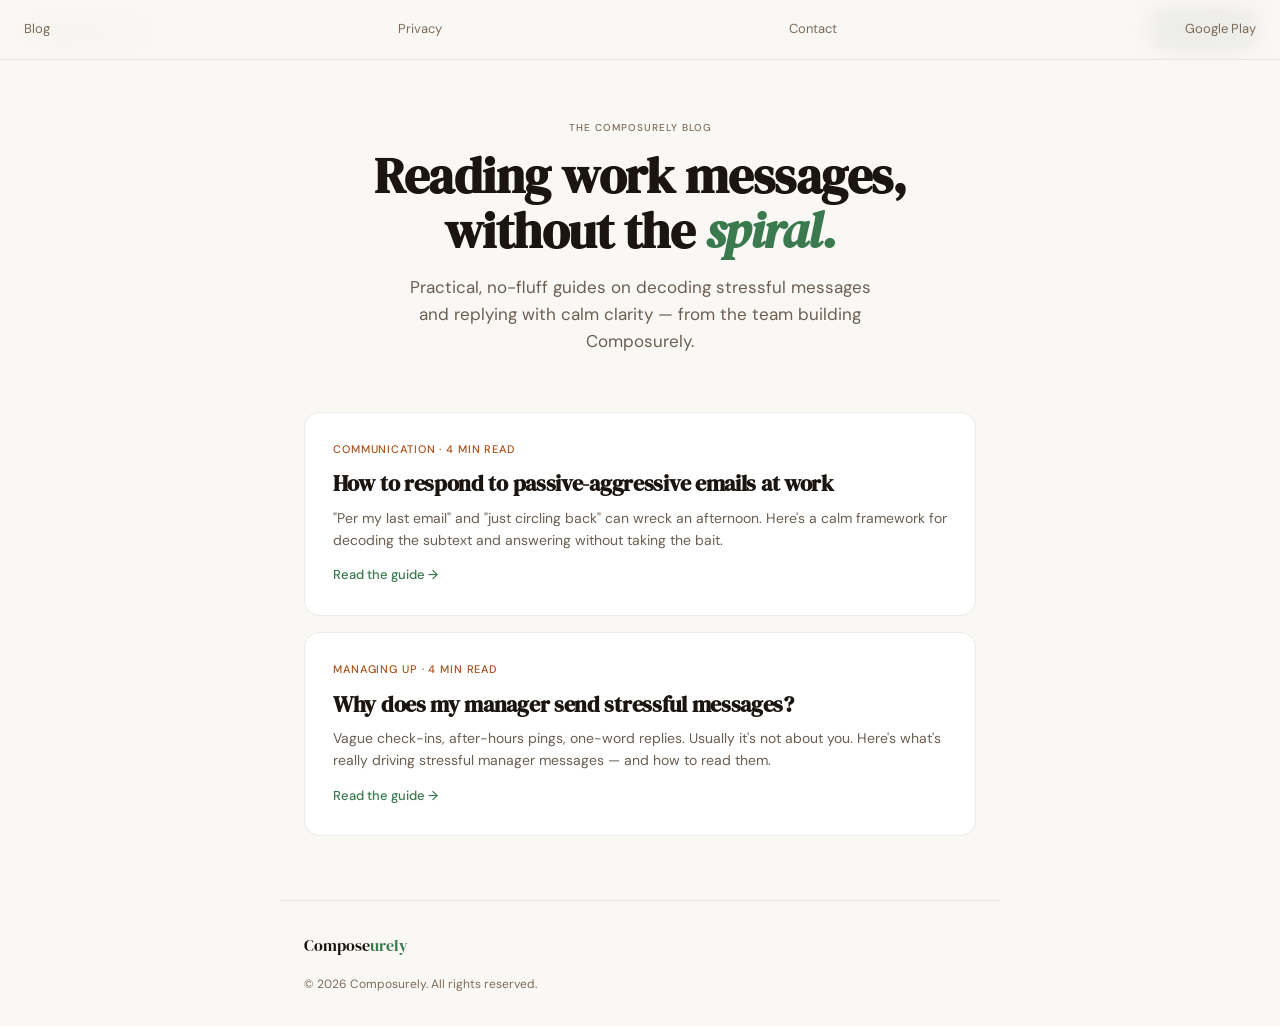
<file: blog/index.html>
<!DOCTYPE html>
<html lang="en">
<head>
  <meta charset="UTF-8">
  <meta name="viewport" content="width=device-width, initial-scale=1.0">
  <title>The Composurely Blog — Decode stressful work communication</title>
  <meta name="description" content="Practical guides on handling stressful, vague, and passive-aggressive messages at work — and replying with calm clarity. From the team behind Composurely.">
  <meta name="robots" content="index, follow">
  <link rel="canonical" href="https://www.composurely.com/blog">
  <meta property="og:title" content="The Composurely Blog">
  <meta property="og:description" content="Practical guides on handling stressful work communication and replying with calm clarity.">
  <meta property="og:type" content="website">
  <meta property="og:url" content="https://www.composurely.com/blog">
  <meta property="og:image" content="https://www.composurely.com/images/og-image.png">
  <meta name="twitter:card" content="summary_large_image">
  <meta name="twitter:image" content="https://www.composurely.com/images/og-image.png">

  <link rel="icon" href="/images/favicon.png" type="image/png">
  <link rel="apple-touch-icon" href="/images/favicon.png">

  <link rel="preconnect" href="https://fonts.googleapis.com">
  <link rel="preconnect" href="https://fonts.gstatic.com" crossorigin>
  <link rel="preload" as="style" href="https://fonts.googleapis.com/css2?family=DM+Serif+Display:ital@0;1&family=DM+Sans:wght@300;400;500&display=swap">
  <link rel="stylesheet" href="https://fonts.googleapis.com/css2?family=DM+Serif+Display:ital@0;1&family=DM+Sans:wght@300;400;500&display=swap" media="print" onload="this.media='all'">
  <noscript><link rel="stylesheet" href="https://fonts.googleapis.com/css2?family=DM+Serif+Display:ital@0;1&family=DM+Sans:wght@300;400;500&display=swap"></noscript>

  <link rel="stylesheet" href="/blog/blog.css">

  <script type="application/ld+json">
  {
    "@context": "https://schema.org",
    "@type": "Blog",
    "name": "The Composurely Blog",
    "description": "Practical guides on handling stressful work communication and replying with calm clarity.",
    "url": "https://www.composurely.com/blog",
    "publisher": {
      "@type": "Organization",
      "name": "Composurely",
      "url": "https://www.composurely.com"
    },
    "blogPost": [
      {
        "@type": "BlogPosting",
        "headline": "How to respond to passive-aggressive emails at work",
        "url": "https://www.composurely.com/blog/decode-passive-aggressive-emails",
        "description": "A calm, practical framework for decoding and answering passive-aggressive emails without escalating."
      },
      {
        "@type": "BlogPosting",
        "headline": "Why does my manager send stressful messages?",
        "url": "https://www.composurely.com/blog/manager-sends-stressful-messages",
        "description": "What's really behind stressful manager messages — and how to read them without spiralling."
      }
    ]
  }
  </script>
</head>

<body>

<nav aria-label="Primary">
  <a href="/" class="nav-logo" aria-label="Composurely home">Compose<span>urely</span></a>
  <a href="/#download" class="nav-cta" aria-label="Get the Composurely app">Get the app</a>
</nav>

<main class="blog-wrap">
  <header class="blog-header">
    <div class="section-label">The Composurely Blog</div>
    <h1>Reading work messages,<br>without the <em>spiral.</em></h1>
    <p>Practical, no-fluff guides on decoding stressful messages and replying with calm clarity — from the team building Composurely.</p>
  </header>

  <section class="post-list" aria-label="Articles">
    <a class="post-card" href="/blog/decode-passive-aggressive-emails">
      <div class="post-meta">Communication · 4 min read</div>
      <h2>How to respond to passive-aggressive emails at work</h2>
      <p>"Per my last email" and "just circling back" can wreck an afternoon. Here's a calm framework for decoding the subtext and answering without taking the bait.</p>
      <span class="read-more">Read the guide →</span>
    </a>

    <a class="post-card" href="/blog/manager-sends-stressful-messages">
      <div class="post-meta">Managing up · 4 min read</div>
      <h2>Why does my manager send stressful messages?</h2>
      <p>Vague check-ins, after-hours pings, one-word replies. Usually it's not about you. Here's what's really driving stressful manager messages — and how to read them.</p>
      <span class="read-more">Read the guide →</span>
    </a>
  </section>
</main>

<footer>
  <a href="/" class="footer-logo">Compose<span>urely</span></a>
  <nav class="footer-links" aria-label="Footer">
    <a href="/blog">Blog</a>
    <a href="/privacy">Privacy</a>
    <a href="mailto:info@composurely.com">Contact</a>
    <a href="https://play.google.com/store/apps/details?id=com.composurely.app" target="_blank" rel="noopener">Google Play</a>
  </nav>
  <div class="footer-copy">© 2026 Composurely. All rights reserved.</div>
</footer>

</body>
</html>
</file>
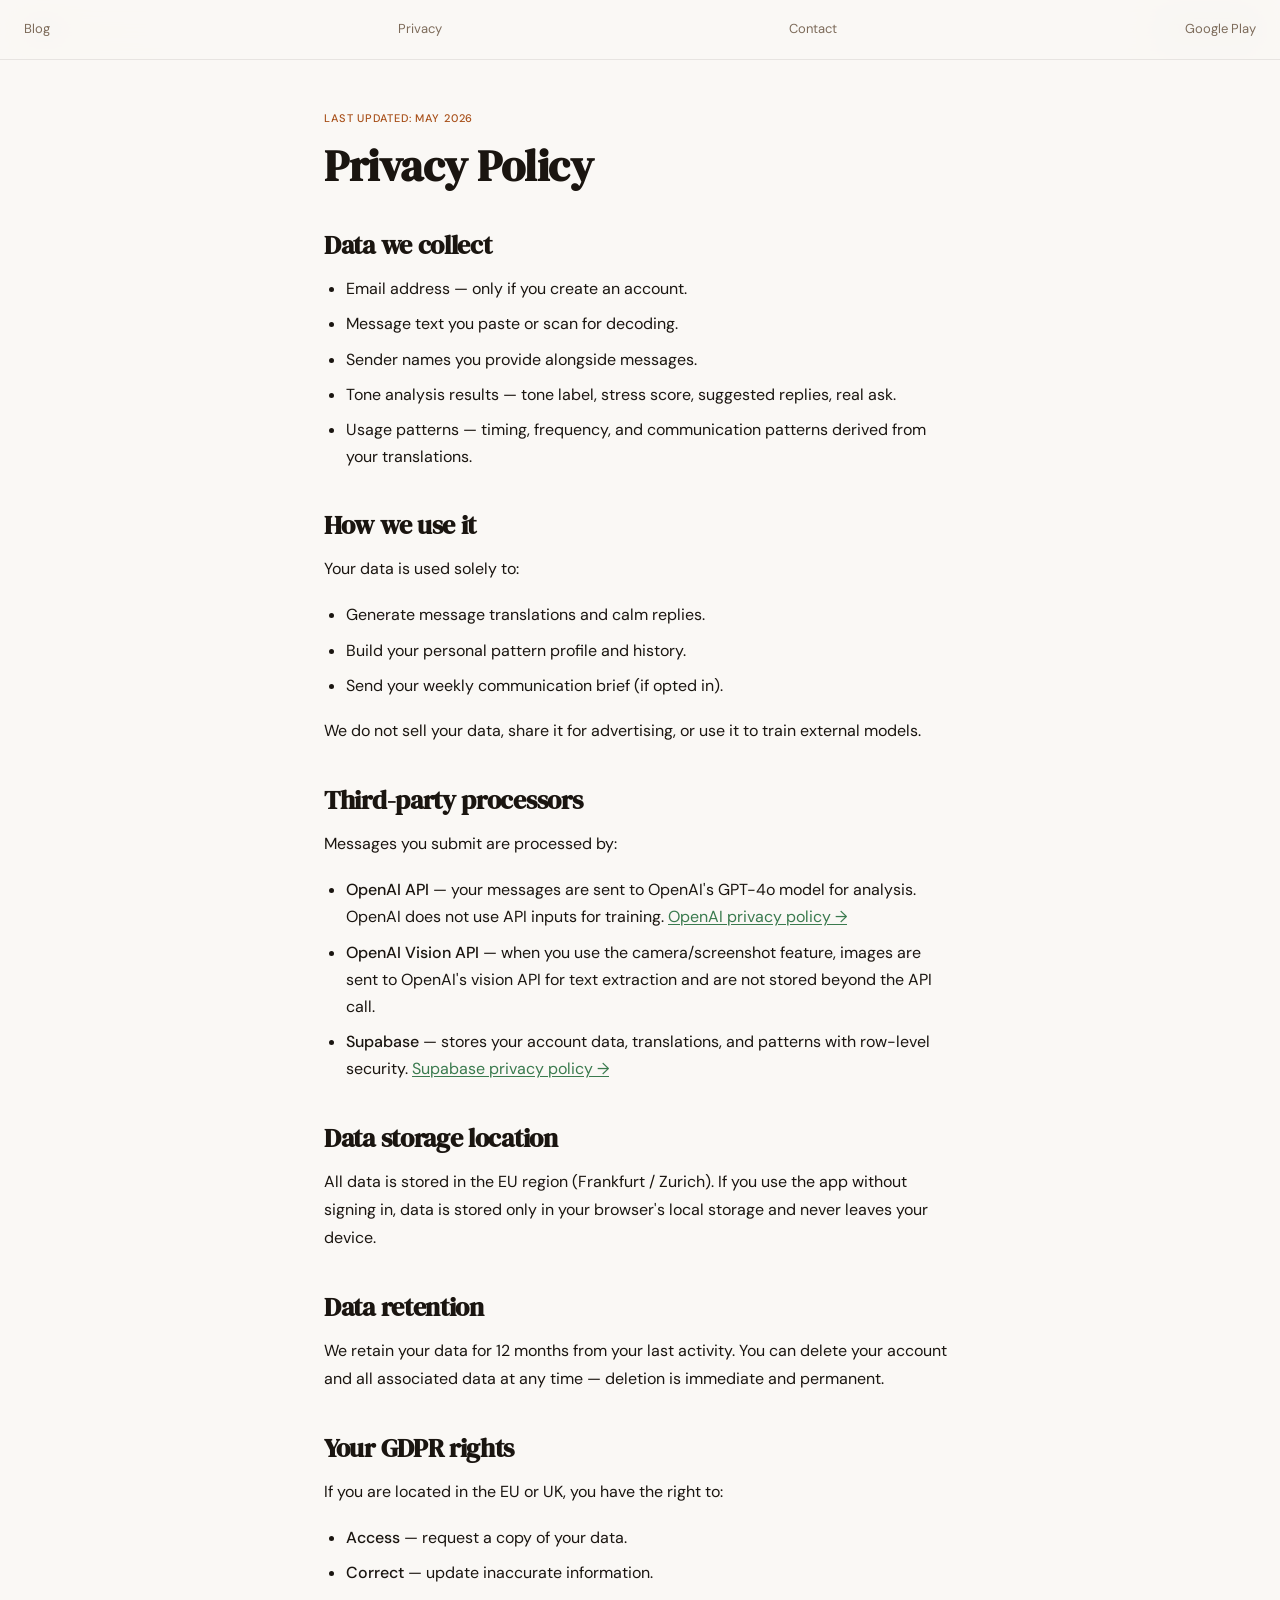
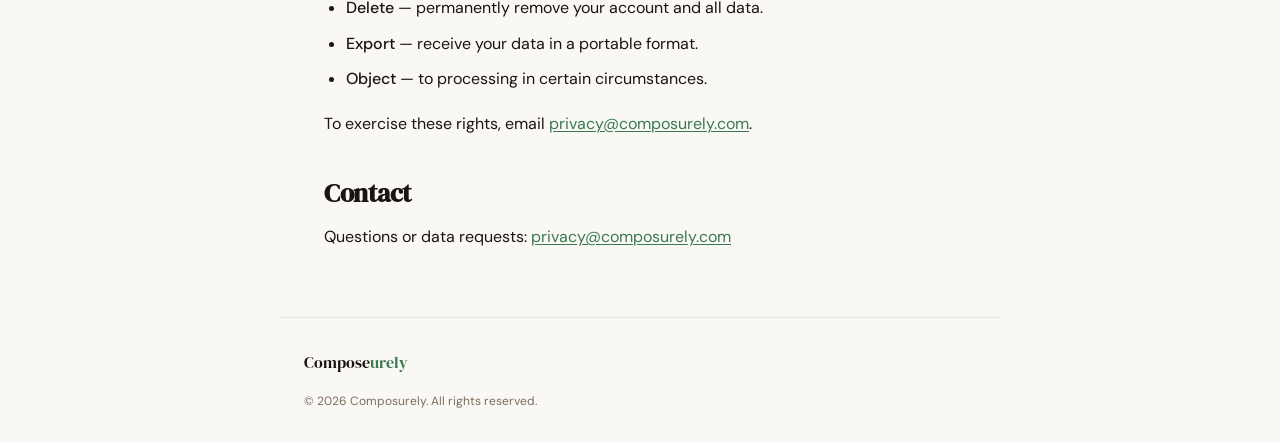
<file: privacy.html>
<!DOCTYPE html>
<html lang="en">
<head>
  <meta charset="UTF-8">
  <meta name="viewport" content="width=device-width, initial-scale=1.0">
  <title>Privacy Policy — Composurely</title>
  <meta name="description" content="Composurely privacy policy. How we collect, use, and protect your data.">
  <meta name="robots" content="index, follow">
  <link rel="canonical" href="https://www.composurely.com/privacy">
  <link rel="icon" href="/images/favicon.png" type="image/png">
  <link rel="apple-touch-icon" href="/images/favicon.png">
  <meta property="og:title" content="Privacy Policy — Composurely">
  <meta property="og:type" content="website">
  <meta property="og:url" content="https://www.composurely.com/privacy">
  <meta property="og:image" content="https://www.composurely.com/images/og-image.png">
  <link rel="preconnect" href="https://fonts.googleapis.com">
  <link rel="preconnect" href="https://fonts.gstatic.com" crossorigin>
  <link rel="stylesheet" href="https://fonts.googleapis.com/css2?family=DM+Serif+Display:ital@0;1&family=DM+Sans:wght@300;400;500&display=swap" media="print" onload="this.media='all'">
  <noscript><link rel="stylesheet" href="https://fonts.googleapis.com/css2?family=DM+Serif+Display:ital@0;1&family=DM+Sans:wght@300;400;500&display=swap"></noscript>
  <link rel="stylesheet" href="/blog/blog.css">
</head>
<body>

<nav aria-label="Primary">
  <a href="/" class="nav-logo" aria-label="Composurely home">Compose<span>urely</span></a>
  <a href="/#download" class="nav-cta" aria-label="Get the Composurely app">Get the app</a>
</nav>

<main class="article">
  <nav class="breadcrumb" aria-label="Breadcrumb">
    <a href="/">Home</a> · <span>Privacy Policy</span>
  </nav>

  <div class="article-meta">Last updated: May 2026</div>
  <h1>Privacy Policy</h1>

  <article class="article-body">

    <h2>Data we collect</h2>
    <ul>
      <li>Email address — only if you create an account.</li>
      <li>Message text you paste or scan for decoding.</li>
      <li>Sender names you provide alongside messages.</li>
      <li>Tone analysis results — tone label, stress score, suggested replies, real ask.</li>
      <li>Usage patterns — timing, frequency, and communication patterns derived from your translations.</li>
    </ul>

    <h2>How we use it</h2>
    <p>Your data is used solely to:</p>
    <ul>
      <li>Generate message translations and calm replies.</li>
      <li>Build your personal pattern profile and history.</li>
      <li>Send your weekly communication brief (if opted in).</li>
    </ul>
    <p>We do not sell your data, share it for advertising, or use it to train external models.</p>

    <h2>Third-party processors</h2>
    <p>Messages you submit are processed by:</p>
    <ul>
      <li><strong>OpenAI API</strong> — your messages are sent to OpenAI's GPT-4o model for analysis. OpenAI does not use API inputs for training. <a href="https://openai.com/privacy" target="_blank" rel="noopener noreferrer">OpenAI privacy policy →</a></li>
      <li><strong>OpenAI Vision API</strong> — when you use the camera/screenshot feature, images are sent to OpenAI's vision API for text extraction and are not stored beyond the API call.</li>
      <li><strong>Supabase</strong> — stores your account data, translations, and patterns with row-level security. <a href="https://supabase.com/privacy" target="_blank" rel="noopener noreferrer">Supabase privacy policy →</a></li>
    </ul>

    <h2>Data storage location</h2>
    <p>All data is stored in the EU region (Frankfurt / Zurich). If you use the app without signing in, data is stored only in your browser's local storage and never leaves your device.</p>

    <h2>Data retention</h2>
    <p>We retain your data for 12 months from your last activity. You can delete your account and all associated data at any time — deletion is immediate and permanent.</p>

    <h2>Your GDPR rights</h2>
    <p>If you are located in the EU or UK, you have the right to:</p>
    <ul>
      <li><strong>Access</strong> — request a copy of your data.</li>
      <li><strong>Correct</strong> — update inaccurate information.</li>
      <li><strong>Delete</strong> — permanently remove your account and all data.</li>
      <li><strong>Export</strong> — receive your data in a portable format.</li>
      <li><strong>Object</strong> — to processing in certain circumstances.</li>
    </ul>
    <p>To exercise these rights, email <a href="mailto:privacy@composurely.com">privacy@composurely.com</a>.</p>

    <h2>Contact</h2>
    <p>Questions or data requests: <a href="mailto:privacy@composurely.com">privacy@composurely.com</a></p>

  </article>
</main>

<footer>
  <a href="/" class="footer-logo">Compose<span>urely</span></a>
  <nav class="footer-links" aria-label="Footer">
    <a href="/blog">Blog</a>
    <a href="/privacy">Privacy</a>
    <a href="mailto:info@composurely.com">Contact</a>
    <a href="https://play.google.com/store/apps/details?id=com.composurely.app" target="_blank" rel="noopener">Google Play</a>
  </nav>
  <div class="footer-copy">© 2026 Composurely. All rights reserved.</div>
</footer>

</body>
</html>
</file>
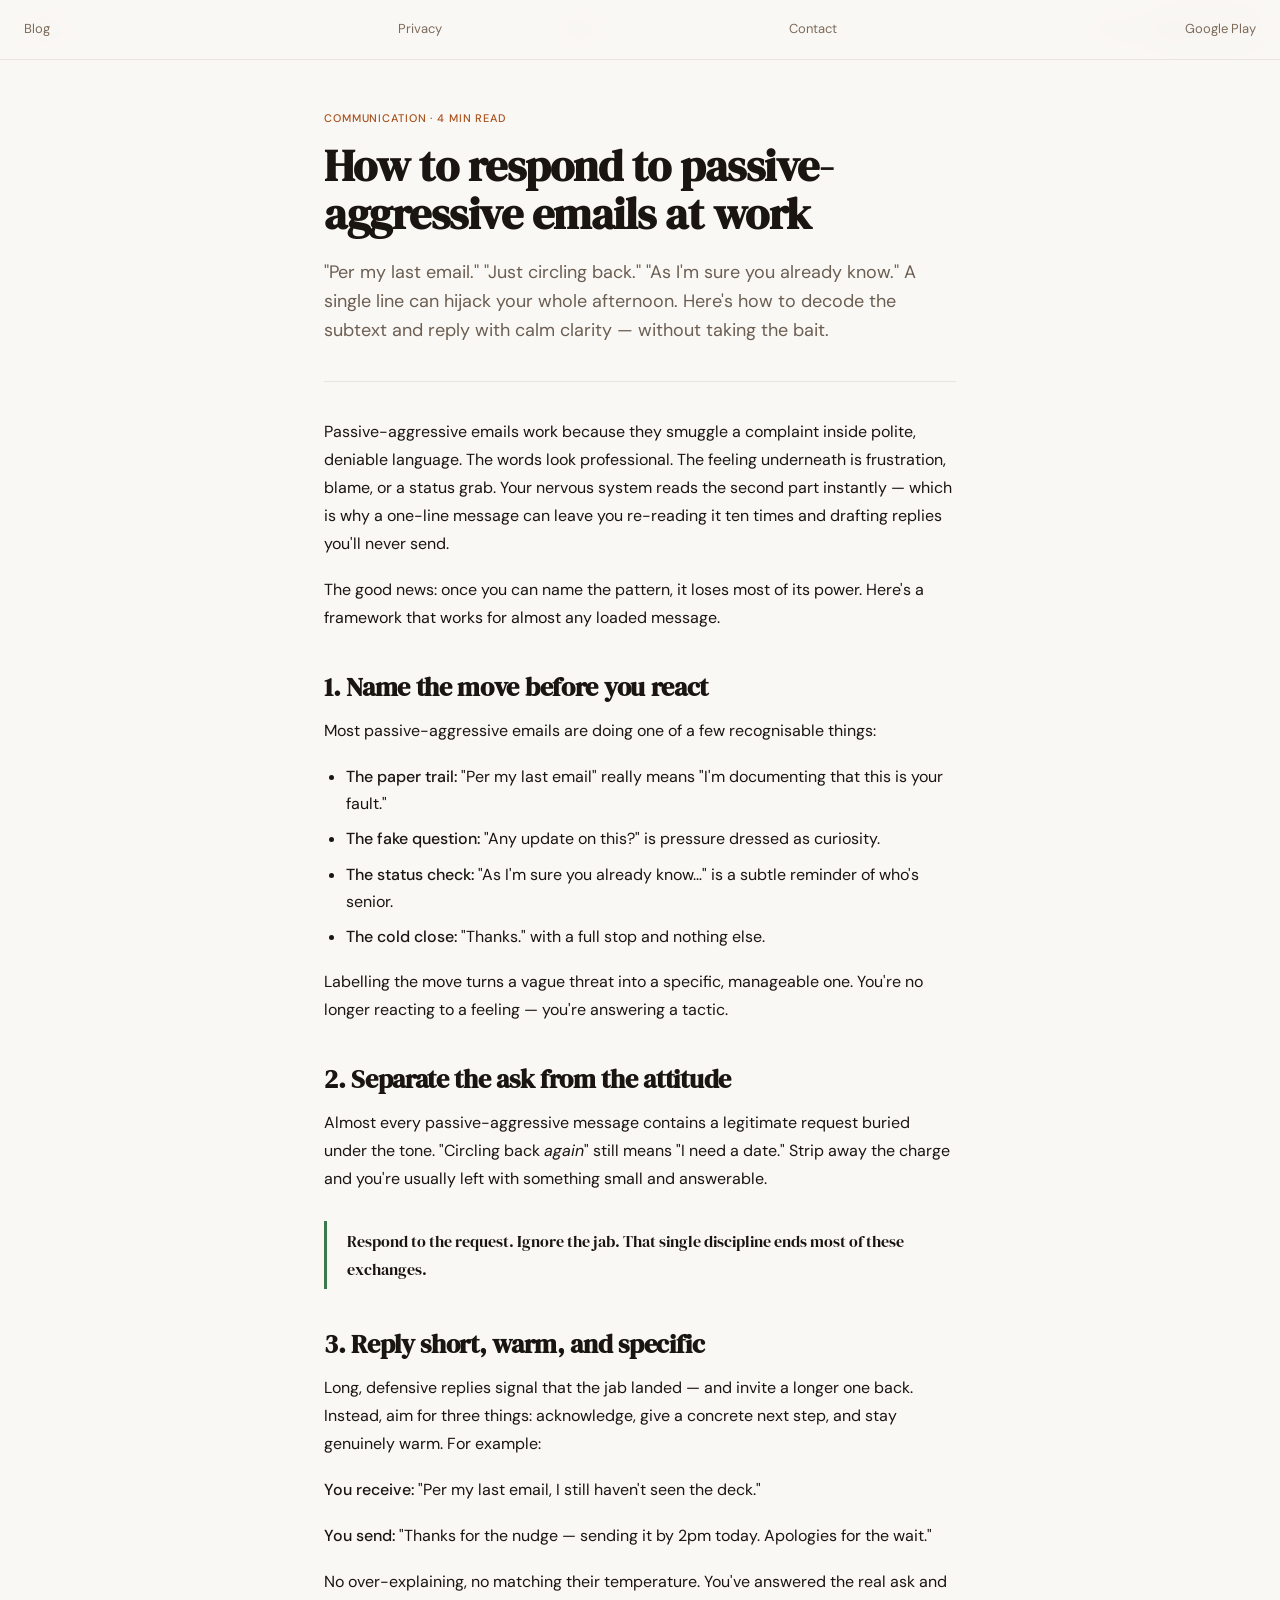
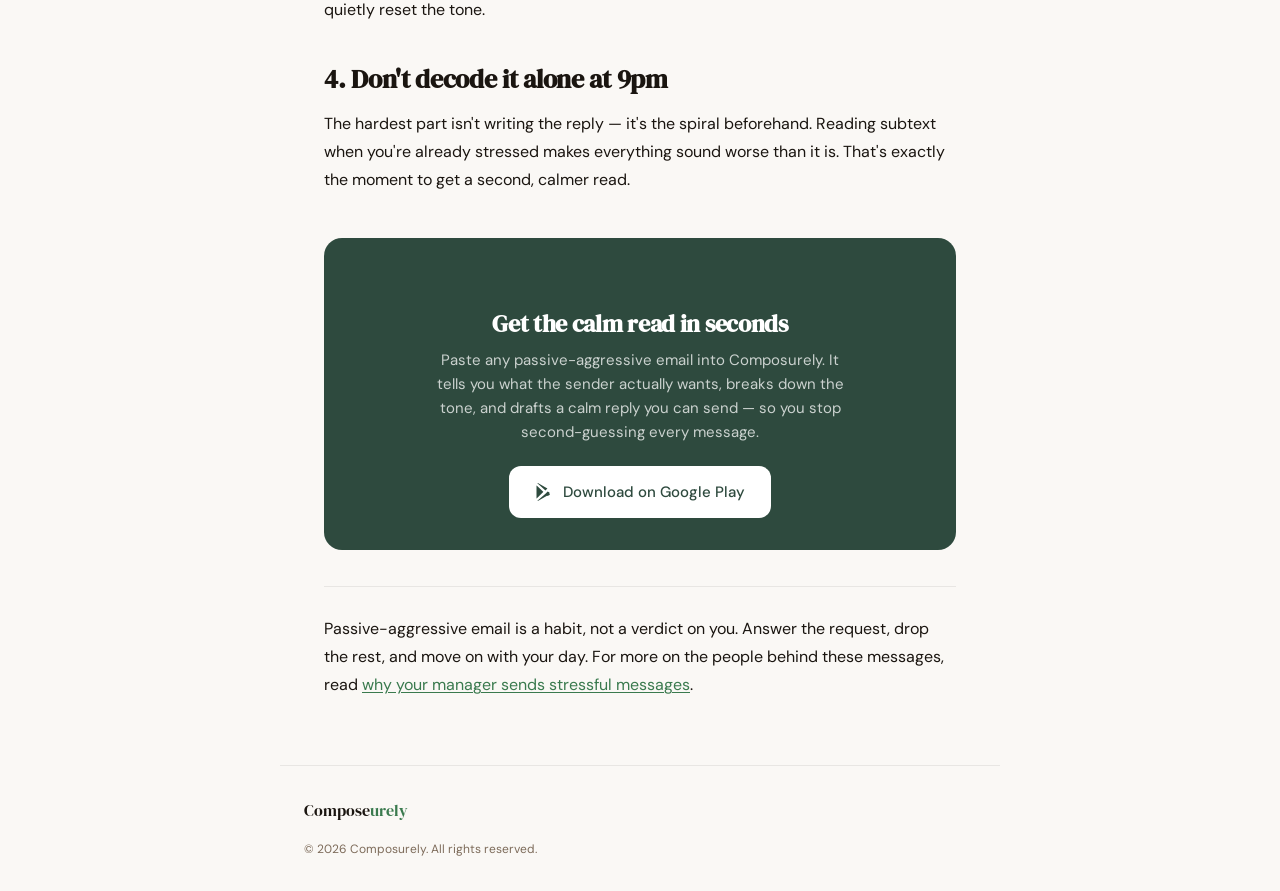
<file: blog/decode-passive-aggressive-emails.html>
<!DOCTYPE html>
<html lang="en">
<head>
  <meta charset="UTF-8">
  <meta name="viewport" content="width=device-width, initial-scale=1.0">
  <title>How to Respond to Passive-Aggressive Emails at Work (Calmly)</title>
  <meta name="description" content="A calm, step-by-step framework for how to respond to passive-aggressive emails at work — decode the subtext, lower the temperature, and reply without taking the bait.">
  <meta name="robots" content="index, follow">
  <link rel="canonical" href="https://www.composurely.com/blog/decode-passive-aggressive-emails">
  <meta property="og:title" content="How to respond to passive-aggressive emails at work">
  <meta property="og:description" content="Decode the subtext, lower the temperature, and reply without taking the bait.">
  <meta property="og:type" content="article">
  <meta property="og:url" content="https://www.composurely.com/blog/decode-passive-aggressive-emails">
  <meta property="og:image" content="https://www.composurely.com/images/og-image.png">
  <meta name="twitter:card" content="summary_large_image">
  <meta name="twitter:image" content="https://www.composurely.com/images/og-image.png">

  <link rel="icon" href="/images/favicon.png" type="image/png">
  <link rel="apple-touch-icon" href="/images/favicon.png">

  <link rel="preconnect" href="https://fonts.googleapis.com">
  <link rel="preconnect" href="https://fonts.gstatic.com" crossorigin>
  <link rel="preload" as="style" href="https://fonts.googleapis.com/css2?family=DM+Serif+Display:ital@0;1&family=DM+Sans:wght@300;400;500&display=swap">
  <link rel="stylesheet" href="https://fonts.googleapis.com/css2?family=DM+Serif+Display:ital@0;1&family=DM+Sans:wght@300;400;500&display=swap" media="print" onload="this.media='all'">
  <noscript><link rel="stylesheet" href="https://fonts.googleapis.com/css2?family=DM+Serif+Display:ital@0;1&family=DM+Sans:wght@300;400;500&display=swap"></noscript>

  <link rel="stylesheet" href="/blog/blog.css">

  <script type="application/ld+json">
  {
    "@context": "https://schema.org",
    "@type": "BlogPosting",
    "headline": "How to respond to passive-aggressive emails at work",
    "description": "A calm, step-by-step framework for how to respond to passive-aggressive emails at work — decode the subtext, lower the temperature, and reply without taking the bait.",
    "url": "https://www.composurely.com/blog/decode-passive-aggressive-emails",
    "mainEntityOfPage": "https://www.composurely.com/blog/decode-passive-aggressive-emails",
    "author": { "@type": "Organization", "name": "Composurely" },
    "publisher": {
      "@type": "Organization",
      "name": "Composurely",
      "url": "https://www.composurely.com"
    },
    "datePublished": "2026-05-29",
    "dateModified": "2026-05-29"
  }
  </script>
</head>

<body>

<nav aria-label="Primary">
  <a href="/" class="nav-logo" aria-label="Composurely home">Compose<span>urely</span></a>
  <a href="/#download" class="nav-cta" aria-label="Get the Composurely app">Get the app</a>
</nav>

<main class="article">
  <nav class="breadcrumb" aria-label="Breadcrumb">
    <a href="/">Home</a> · <a href="/blog">Blog</a> · <span>Passive-aggressive emails</span>
  </nav>

  <div class="article-meta">Communication · 4 min read</div>
  <h1>How to respond to passive-aggressive emails at work</h1>
  <p class="article-lede">"Per my last email." "Just circling back." "As I'm sure you already know." A single line can hijack your whole afternoon. Here's how to decode the subtext and reply with calm clarity — without taking the bait.</p>

  <article class="article-body">
    <p>Passive-aggressive emails work because they smuggle a complaint inside polite, deniable language. The words look professional. The feeling underneath is frustration, blame, or a status grab. Your nervous system reads the second part instantly — which is why a one-line message can leave you re-reading it ten times and drafting replies you'll never send.</p>

    <p>The good news: once you can name the pattern, it loses most of its power. Here's a framework that works for almost any loaded message.</p>

    <h2>1. Name the move before you react</h2>
    <p>Most passive-aggressive emails are doing one of a few recognisable things:</p>
    <ul>
      <li><strong>The paper trail:</strong> "Per my last email" really means "I'm documenting that this is your fault."</li>
      <li><strong>The fake question:</strong> "Any update on this?" is pressure dressed as curiosity.</li>
      <li><strong>The status check:</strong> "As I'm sure you already know…" is a subtle reminder of who's senior.</li>
      <li><strong>The cold close:</strong> "Thanks." with a full stop and nothing else.</li>
    </ul>
    <p>Labelling the move turns a vague threat into a specific, manageable one. You're no longer reacting to a feeling — you're answering a tactic.</p>

    <h2>2. Separate the ask from the attitude</h2>
    <p>Almost every passive-aggressive message contains a legitimate request buried under the tone. "Circling back <em>again</em>" still means "I need a date." Strip away the charge and you're usually left with something small and answerable.</p>

    <p class="pull-quote">Respond to the request. Ignore the jab. That single discipline ends most of these exchanges.</p>

    <h2>3. Reply short, warm, and specific</h2>
    <p>Long, defensive replies signal that the jab landed — and invite a longer one back. Instead, aim for three things: acknowledge, give a concrete next step, and stay genuinely warm. For example:</p>
    <p><strong>You receive:</strong> "Per my last email, I still haven't seen the deck."</p>
    <p><strong>You send:</strong> "Thanks for the nudge — sending it by 2pm today. Apologies for the wait."</p>
    <p>No over-explaining, no matching their temperature. You've answered the real ask and quietly reset the tone.</p>

    <h2>4. Don't decode it alone at 9pm</h2>
    <p>The hardest part isn't writing the reply — it's the spiral beforehand. Reading subtext when you're already stressed makes everything sound worse than it is. That's exactly the moment to get a second, calmer read.</p>

    <div class="article-cta">
      <h2>Get the calm read in seconds</h2>
      <p>Paste any passive-aggressive email into Composurely. It tells you what the sender actually wants, breaks down the tone, and drafts a calm reply you can send — so you stop second-guessing every message.</p>
      <a class="btn-primary" href="https://play.google.com/store/apps/details?id=com.composurely.app" target="_blank" rel="noopener" aria-label="Download Composurely on Google Play">
        <svg viewBox="0 0 24 24" fill="#2E4A3E" xmlns="http://www.w3.org/2000/svg" aria-hidden="true" focusable="false"><path d="M3.18 23.76c.37.2.8.22 1.19.05l12.19-6.98-2.64-2.64-10.74 9.57zm-1.05-20.4C2.06 3.6 2 3.87 2 4.16v15.69c0 .29.06.55.13.8l.07.06 8.79-8.79v-.2L2.2 3.3l-.07.06zm17.12 9.45l-2.37-1.36-2.93 2.93 2.93 2.93 2.39-1.37c.68-.39.68-1.35-.02-1.73zM4.37.22L16.56 7.2l-2.64 2.64L3.18.27C3.56.1 4 .12 4.37.22z"/></svg>
        Download on Google Play
      </a>
    </div>

    <p class="article-foot">Passive-aggressive email is a habit, not a verdict on you. Answer the request, drop the rest, and move on with your day. For more on the people behind these messages, read <a href="/blog/manager-sends-stressful-messages">why your manager sends stressful messages</a>.</p>
  </article>
</main>

<footer>
  <a href="/" class="footer-logo">Compose<span>urely</span></a>
  <nav class="footer-links" aria-label="Footer">
    <a href="/blog">Blog</a>
    <a href="/privacy">Privacy</a>
    <a href="mailto:info@composurely.com">Contact</a>
    <a href="https://play.google.com/store/apps/details?id=com.composurely.app" target="_blank" rel="noopener">Google Play</a>
  </nav>
  <div class="footer-copy">© 2026 Composurely. All rights reserved.</div>
</footer>

</body>
</html>
</file>
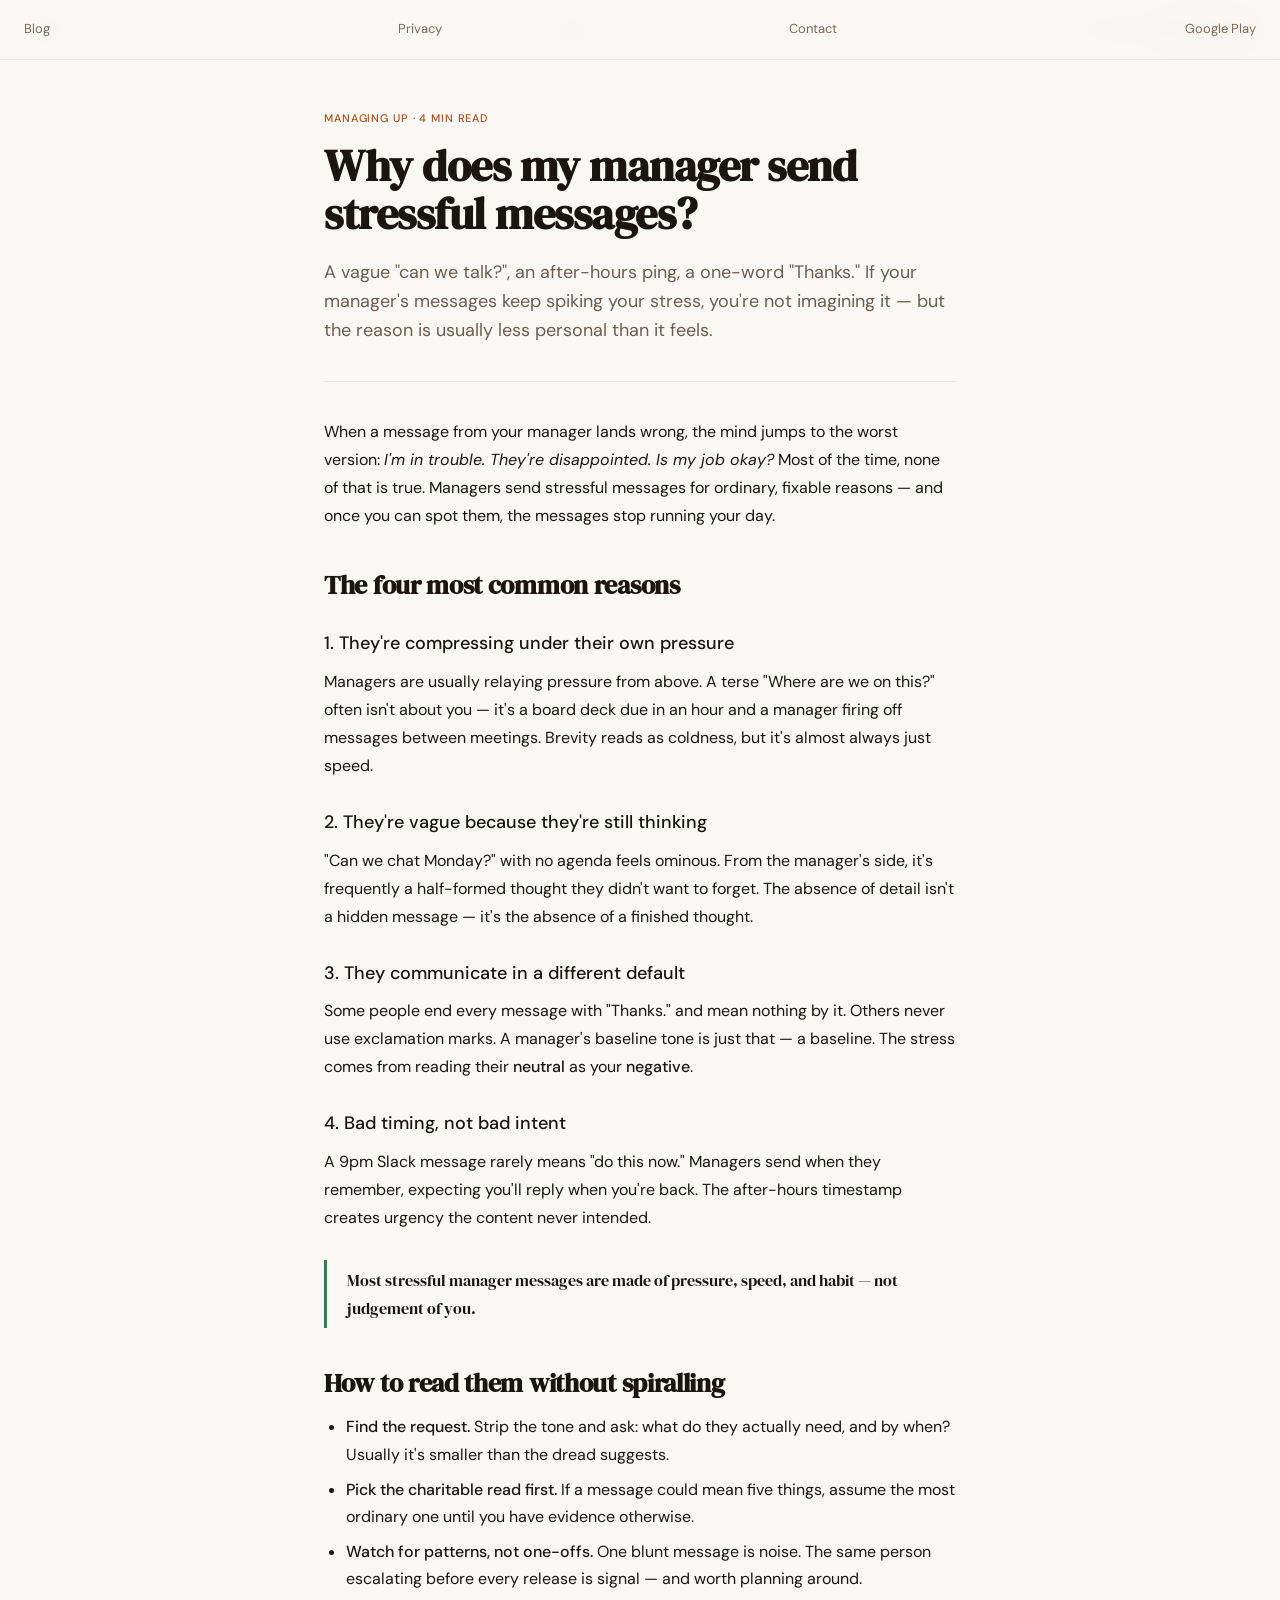
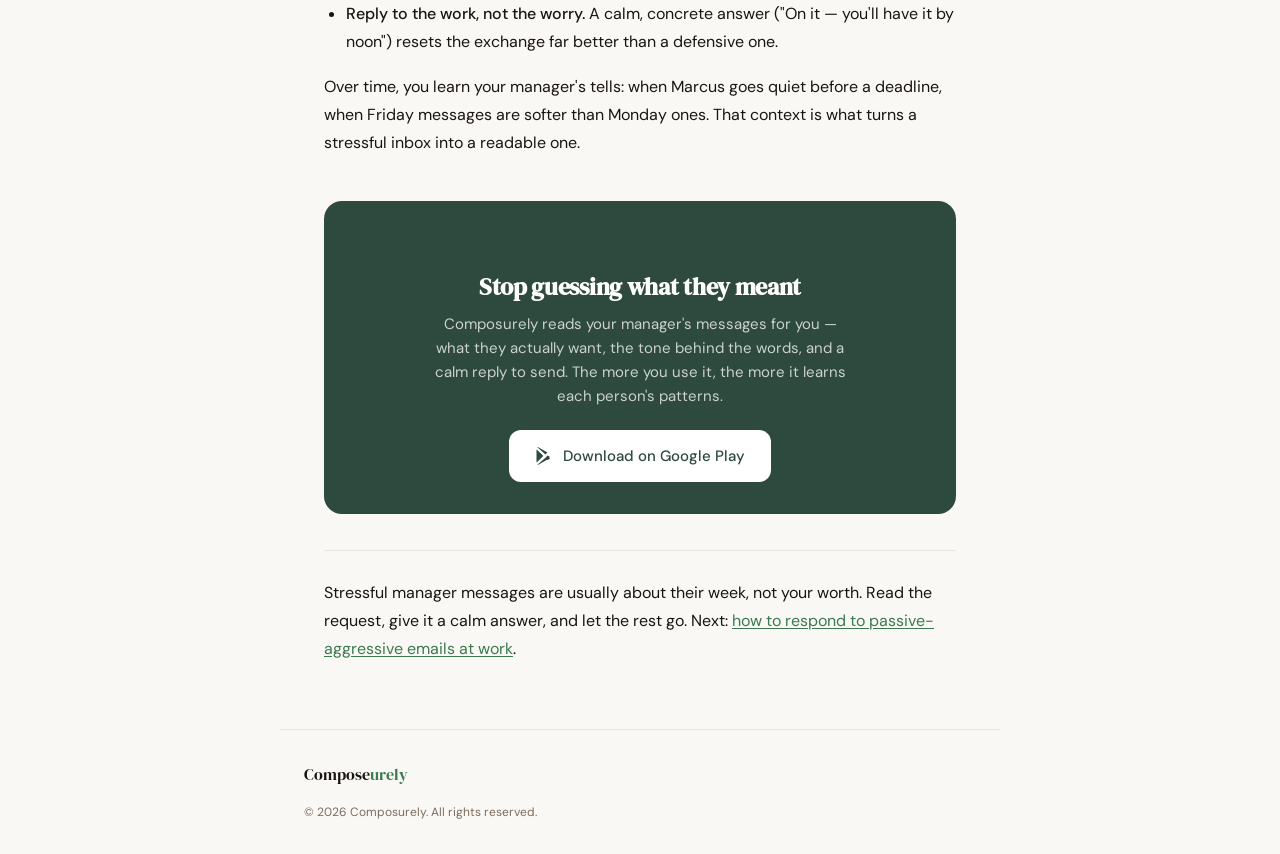
<file: blog/manager-sends-stressful-messages.html>
<!DOCTYPE html>
<html lang="en">
<head>
  <meta charset="UTF-8">
  <meta name="viewport" content="width=device-width, initial-scale=1.0">
  <title>Why Does My Manager Send Stressful Messages? (And How to Read Them)</title>
  <meta name="description" content="Why does my manager send stressful messages? The real reasons behind vague, urgent, and cold manager messages — and how to read them without spiralling.">
  <meta name="robots" content="index, follow">
  <link rel="canonical" href="https://www.composurely.com/blog/manager-sends-stressful-messages">
  <meta property="og:title" content="Why does my manager send stressful messages?">
  <meta property="og:description" content="The real reasons behind vague, urgent, and cold manager messages — and how to read them without spiralling.">
  <meta property="og:type" content="article">
  <meta property="og:url" content="https://www.composurely.com/blog/manager-sends-stressful-messages">
  <meta property="og:image" content="https://www.composurely.com/images/og-image.png">
  <meta name="twitter:card" content="summary_large_image">
  <meta name="twitter:image" content="https://www.composurely.com/images/og-image.png">

  <link rel="icon" href="/images/favicon.png" type="image/png">
  <link rel="apple-touch-icon" href="/images/favicon.png">

  <link rel="preconnect" href="https://fonts.googleapis.com">
  <link rel="preconnect" href="https://fonts.gstatic.com" crossorigin>
  <link rel="preload" as="style" href="https://fonts.googleapis.com/css2?family=DM+Serif+Display:ital@0;1&family=DM+Sans:wght@300;400;500&display=swap">
  <link rel="stylesheet" href="https://fonts.googleapis.com/css2?family=DM+Serif+Display:ital@0;1&family=DM+Sans:wght@300;400;500&display=swap" media="print" onload="this.media='all'">
  <noscript><link rel="stylesheet" href="https://fonts.googleapis.com/css2?family=DM+Serif+Display:ital@0;1&family=DM+Sans:wght@300;400;500&display=swap"></noscript>

  <link rel="stylesheet" href="/blog/blog.css">

  <script type="application/ld+json">
  {
    "@context": "https://schema.org",
    "@type": "BlogPosting",
    "headline": "Why does my manager send stressful messages?",
    "description": "The real reasons behind vague, urgent, and cold manager messages — and how to read them without spiralling.",
    "url": "https://www.composurely.com/blog/manager-sends-stressful-messages",
    "mainEntityOfPage": "https://www.composurely.com/blog/manager-sends-stressful-messages",
    "author": { "@type": "Organization", "name": "Composurely" },
    "publisher": {
      "@type": "Organization",
      "name": "Composurely",
      "url": "https://www.composurely.com"
    },
    "datePublished": "2026-05-29",
    "dateModified": "2026-05-29"
  }
  </script>
</head>

<body>

<nav aria-label="Primary">
  <a href="/" class="nav-logo" aria-label="Composurely home">Compose<span>urely</span></a>
  <a href="/#download" class="nav-cta" aria-label="Get the Composurely app">Get the app</a>
</nav>

<main class="article">
  <nav class="breadcrumb" aria-label="Breadcrumb">
    <a href="/">Home</a> · <a href="/blog">Blog</a> · <span>Stressful manager messages</span>
  </nav>

  <div class="article-meta">Managing up · 4 min read</div>
  <h1>Why does my manager send stressful messages?</h1>
  <p class="article-lede">A vague "can we talk?", an after-hours ping, a one-word "Thanks." If your manager's messages keep spiking your stress, you're not imagining it — but the reason is usually less personal than it feels.</p>

  <article class="article-body">
    <p>When a message from your manager lands wrong, the mind jumps to the worst version: <em>I'm in trouble. They're disappointed. Is my job okay?</em> Most of the time, none of that is true. Managers send stressful messages for ordinary, fixable reasons — and once you can spot them, the messages stop running your day.</p>

    <h2>The four most common reasons</h2>

    <h3>1. They're compressing under their own pressure</h3>
    <p>Managers are usually relaying pressure from above. A terse "Where are we on this?" often isn't about you — it's a board deck due in an hour and a manager firing off messages between meetings. Brevity reads as coldness, but it's almost always just speed.</p>

    <h3>2. They're vague because they're still thinking</h3>
    <p>"Can we chat Monday?" with no agenda feels ominous. From the manager's side, it's frequently a half-formed thought they didn't want to forget. The absence of detail isn't a hidden message — it's the absence of a finished thought.</p>

    <h3>3. They communicate in a different default</h3>
    <p>Some people end every message with "Thanks." and mean nothing by it. Others never use exclamation marks. A manager's baseline tone is just that — a baseline. The stress comes from reading their <strong>neutral</strong> as your <strong>negative</strong>.</p>

    <h3>4. Bad timing, not bad intent</h3>
    <p>A 9pm Slack message rarely means "do this now." Managers send when they remember, expecting you'll reply when you're back. The after-hours timestamp creates urgency the content never intended.</p>

    <p class="pull-quote">Most stressful manager messages are made of pressure, speed, and habit — not judgement of you.</p>

    <h2>How to read them without spiralling</h2>
    <ul>
      <li><strong>Find the request.</strong> Strip the tone and ask: what do they actually need, and by when? Usually it's smaller than the dread suggests.</li>
      <li><strong>Pick the charitable read first.</strong> If a message could mean five things, assume the most ordinary one until you have evidence otherwise.</li>
      <li><strong>Watch for patterns, not one-offs.</strong> One blunt message is noise. The same person escalating before every release is signal — and worth planning around.</li>
      <li><strong>Reply to the work, not the worry.</strong> A calm, concrete answer ("On it — you'll have it by noon") resets the exchange far better than a defensive one.</li>
    </ul>

    <p>Over time, you learn your manager's tells: when Marcus goes quiet before a deadline, when Friday messages are softer than Monday ones. That context is what turns a stressful inbox into a readable one.</p>

    <div class="article-cta">
      <h2>Stop guessing what they meant</h2>
      <p>Composurely reads your manager's messages for you — what they actually want, the tone behind the words, and a calm reply to send. The more you use it, the more it learns each person's patterns.</p>
      <a class="btn-primary" href="https://play.google.com/store/apps/details?id=com.composurely.app" target="_blank" rel="noopener" aria-label="Download Composurely on Google Play">
        <svg viewBox="0 0 24 24" fill="#2E4A3E" xmlns="http://www.w3.org/2000/svg" aria-hidden="true" focusable="false"><path d="M3.18 23.76c.37.2.8.22 1.19.05l12.19-6.98-2.64-2.64-10.74 9.57zm-1.05-20.4C2.06 3.6 2 3.87 2 4.16v15.69c0 .29.06.55.13.8l.07.06 8.79-8.79v-.2L2.2 3.3l-.07.06zm17.12 9.45l-2.37-1.36-2.93 2.93 2.93 2.93 2.39-1.37c.68-.39.68-1.35-.02-1.73zM4.37.22L16.56 7.2l-2.64 2.64L3.18.27C3.56.1 4 .12 4.37.22z"/></svg>
        Download on Google Play
      </a>
    </div>

    <p class="article-foot">Stressful manager messages are usually about their week, not your worth. Read the request, give it a calm answer, and let the rest go. Next: <a href="/blog/decode-passive-aggressive-emails">how to respond to passive-aggressive emails at work</a>.</p>
  </article>
</main>

<footer>
  <a href="/" class="footer-logo">Compose<span>urely</span></a>
  <nav class="footer-links" aria-label="Footer">
    <a href="/blog">Blog</a>
    <a href="/privacy">Privacy</a>
    <a href="mailto:info@composurely.com">Contact</a>
    <a href="https://play.google.com/store/apps/details?id=com.composurely.app" target="_blank" rel="noopener">Google Play</a>
  </nav>
  <div class="footer-copy">© 2026 Composurely. All rights reserved.</div>
</footer>

</body>
</html>
</file>
<file: blog/blog.css>
/* Composurely blog — shared styles, matching the main marketing site */

*, *::before, *::after { box-sizing: border-box; margin: 0; padding: 0; }

:root {
  --bg: #faf8f5;
  --bg2: #f2ede7;
  --card: #ffffff;
  --ink: #1a1510;
  --ink-muted: #6b5e52;
  --ink-faint: #7d6b5a;       /* AA-compliant on cream */
  --green: #2E4A3E;
  --green-light: #3a7a4e;
  --green-bg: #eaf4ee;
  --orange: #d4732a;
  --orange-text: #a8501a;     /* AA-compliant orange text */
  --orange-bg: #fdf0e6;
  --peach: #f5e6d6;
  --border: rgba(26,21,16,0.08);
  --border-em: rgba(26,21,16,0.13);
}

html { scroll-behavior: smooth; }

body {
  font-family: 'DM Sans', sans-serif;
  background: var(--bg);
  color: var(--ink);
  line-height: 1.6;
  -webkit-font-smoothing: antialiased;
}

a:focus-visible,
button:focus-visible,
input:focus-visible,
[tabindex]:focus-visible {
  outline: 2px solid var(--green-light);
  outline-offset: 2px;
  border-radius: 6px;
}

.sr-only {
  position: absolute;
  width: 1px; height: 1px;
  padding: 0; margin: -1px;
  overflow: hidden;
  clip: rect(0, 0, 0, 0);
  white-space: nowrap;
  border: 0;
}

/* NAV */
nav {
  position: fixed;
  top: 0; left: 0; right: 0;
  z-index: 100;
  background: rgba(250,248,245,0.92);
  backdrop-filter: blur(12px);
  -webkit-backdrop-filter: blur(12px);
  border-bottom: 1px solid var(--border);
  padding: 0 24px;
  height: 60px;
  display: flex;
  align-items: center;
  justify-content: space-between;
}

.nav-logo {
  font-family: 'DM Serif Display', serif;
  font-size: 20px;
  color: var(--ink);
  text-decoration: none;
  letter-spacing: -0.3px;
}

.nav-logo span { color: var(--green-light); }

.nav-cta {
  background: var(--green);
  color: white;
  border: none;
  border-radius: 8px;
  padding: 8px 16px;
  font-family: 'DM Sans', sans-serif;
  font-size: 13px;
  font-weight: 500;
  cursor: pointer;
  text-decoration: none;
  transition: background 0.2s;
}

.nav-cta:hover { background: var(--green-light); }

/* SHARED HEADINGS */
h1 {
  font-family: 'DM Serif Display', serif;
  letter-spacing: -0.5px;
  color: var(--ink);
  line-height: 1.1;
}

h1 em, h2 em { font-style: italic; color: var(--green-light); }

h2 {
  font-family: 'DM Serif Display', serif;
  color: var(--ink);
  line-height: 1.2;
  letter-spacing: -0.3px;
}

.section-label {
  font-size: 10px;
  font-weight: 500;
  text-transform: uppercase;
  letter-spacing: 0.1em;
  color: var(--ink-faint);
  margin-bottom: 12px;
}

/* ===== BLOG LISTING ===== */
.blog-wrap {
  max-width: 720px;
  margin: 0 auto;
  padding: 120px 24px 64px;
}

.blog-header { text-align: center; margin-bottom: 56px; }

.blog-header h1 {
  font-size: clamp(34px, 6vw, 50px);
  margin-bottom: 16px;
}

.blog-header p {
  font-size: 17px;
  color: var(--ink-muted);
  max-width: 480px;
  margin: 0 auto;
}

.post-list {
  display: flex;
  flex-direction: column;
  gap: 16px;
}

.post-card {
  display: block;
  background: var(--card);
  border: 1px solid var(--border);
  border-radius: 16px;
  padding: 28px;
  text-decoration: none;
  transition: border-color 0.2s, transform 0.2s;
}

.post-card:hover {
  border-color: var(--green-light);
  transform: translateY(-2px);
}

.post-meta {
  font-size: 11px;
  font-weight: 500;
  text-transform: uppercase;
  letter-spacing: 0.08em;
  color: var(--orange-text);
  margin-bottom: 12px;
}

.post-card h2 {
  font-size: 22px;
  margin-bottom: 10px;
}

.post-card p {
  font-size: 14px;
  color: var(--ink-muted);
  line-height: 1.6;
}

.post-card .read-more {
  display: inline-block;
  margin-top: 14px;
  font-size: 13px;
  font-weight: 500;
  color: var(--green-light);
}

/* ===== ARTICLE ===== */
.article {
  max-width: 680px;
  margin: 0 auto;
  padding: 110px 24px 48px;
}

.breadcrumb {
  font-size: 13px;
  color: var(--ink-faint);
  margin-bottom: 28px;
}

.breadcrumb a { color: var(--ink-faint); text-decoration: none; }
.breadcrumb a:hover { color: var(--green-light); }

.article-meta {
  font-size: 11px;
  font-weight: 500;
  text-transform: uppercase;
  letter-spacing: 0.08em;
  color: var(--orange-text);
  margin-bottom: 14px;
}

.article h1 {
  font-size: clamp(30px, 5.5vw, 44px);
  margin-bottom: 20px;
}

.article-lede {
  font-size: 18px;
  color: var(--ink-muted);
  line-height: 1.6;
  margin-bottom: 36px;
  padding-bottom: 36px;
  border-bottom: 1px solid var(--border);
}

.article-body h2 {
  font-size: 26px;
  margin: 40px 0 14px;
}

.article-body h3 {
  font-size: 18px;
  font-weight: 500;
  color: var(--ink);
  margin: 28px 0 10px;
}

.article-body p {
  font-size: 16px;
  color: var(--ink);
  line-height: 1.75;
  margin-bottom: 18px;
}

.article-body ul, .article-body ol {
  margin: 0 0 18px 0;
  padding-left: 22px;
}

.article-body li {
  font-size: 16px;
  color: var(--ink);
  line-height: 1.7;
  margin-bottom: 8px;
}

.article-body a {
  color: var(--green-light);
  text-decoration: underline;
  text-underline-offset: 2px;
}

.article-body strong { font-weight: 500; color: var(--ink); }

.pull-quote {
  font-family: 'DM Serif Display', serif;
  font-size: 22px;
  line-height: 1.4;
  color: var(--green);
  border-left: 3px solid var(--green-light);
  padding: 6px 0 6px 20px;
  margin: 28px 0;
}

/* In-article CTA */
.article-cta {
  background: var(--green);
  border-radius: 18px;
  padding: 32px;
  color: white;
  margin: 44px 0 8px;
  text-align: center;
}

.article-cta h2 {
  color: white;
  font-size: 24px;
  margin-bottom: 10px;
}

.article-cta p {
  color: rgba(255,255,255,0.75);
  font-size: 15px;
  line-height: 1.6;
  max-width: 420px;
  margin: 0 auto 22px;
}

.article-cta .btn-primary {
  display: inline-flex;
  align-items: center;
  gap: 10px;
  background: white;
  color: var(--green);
  border-radius: 12px;
  padding: 14px 26px;
  font-family: 'DM Sans', sans-serif;
  font-size: 15px;
  font-weight: 500;
  text-decoration: none;
  transition: transform 0.15s, background 0.2s;
}

.article-cta .btn-primary:hover { transform: translateY(-1px); background: #f4f1ec; }

.article-cta .btn-primary svg { width: 18px; height: 18px; }

.article-foot {
  margin-top: 36px;
  padding-top: 28px;
  border-top: 1px solid var(--border);
  font-size: 14px;
  color: var(--ink-muted);
}

.article-foot a { color: var(--green-light); }

/* FOOTER */
footer {
  border-top: 1px solid var(--border);
  padding: 32px 24px;
  max-width: 720px;
  margin: 0 auto;
  display: flex;
  align-items: center;
  justify-content: space-between;
  flex-wrap: wrap;
  gap: 16px;
}

.footer-logo {
  font-family: 'DM Serif Display', serif;
  font-size: 16px;
  color: var(--ink);
  text-decoration: none;
}

.footer-logo span { color: var(--green-light); }

.footer-links { display: flex; gap: 24px; }

.footer-links a {
  font-size: 13px;
  color: var(--ink-faint);
  text-decoration: none;
  transition: color 0.2s;
}

.footer-links a:hover { color: var(--ink-muted); }

.footer-copy { font-size: 12px; color: var(--ink-faint); width: 100%; }

@media (max-width: 600px) {
  footer { flex-direction: column; align-items: flex-start; }
  .article-cta { padding: 26px 22px; }
}
</file>
